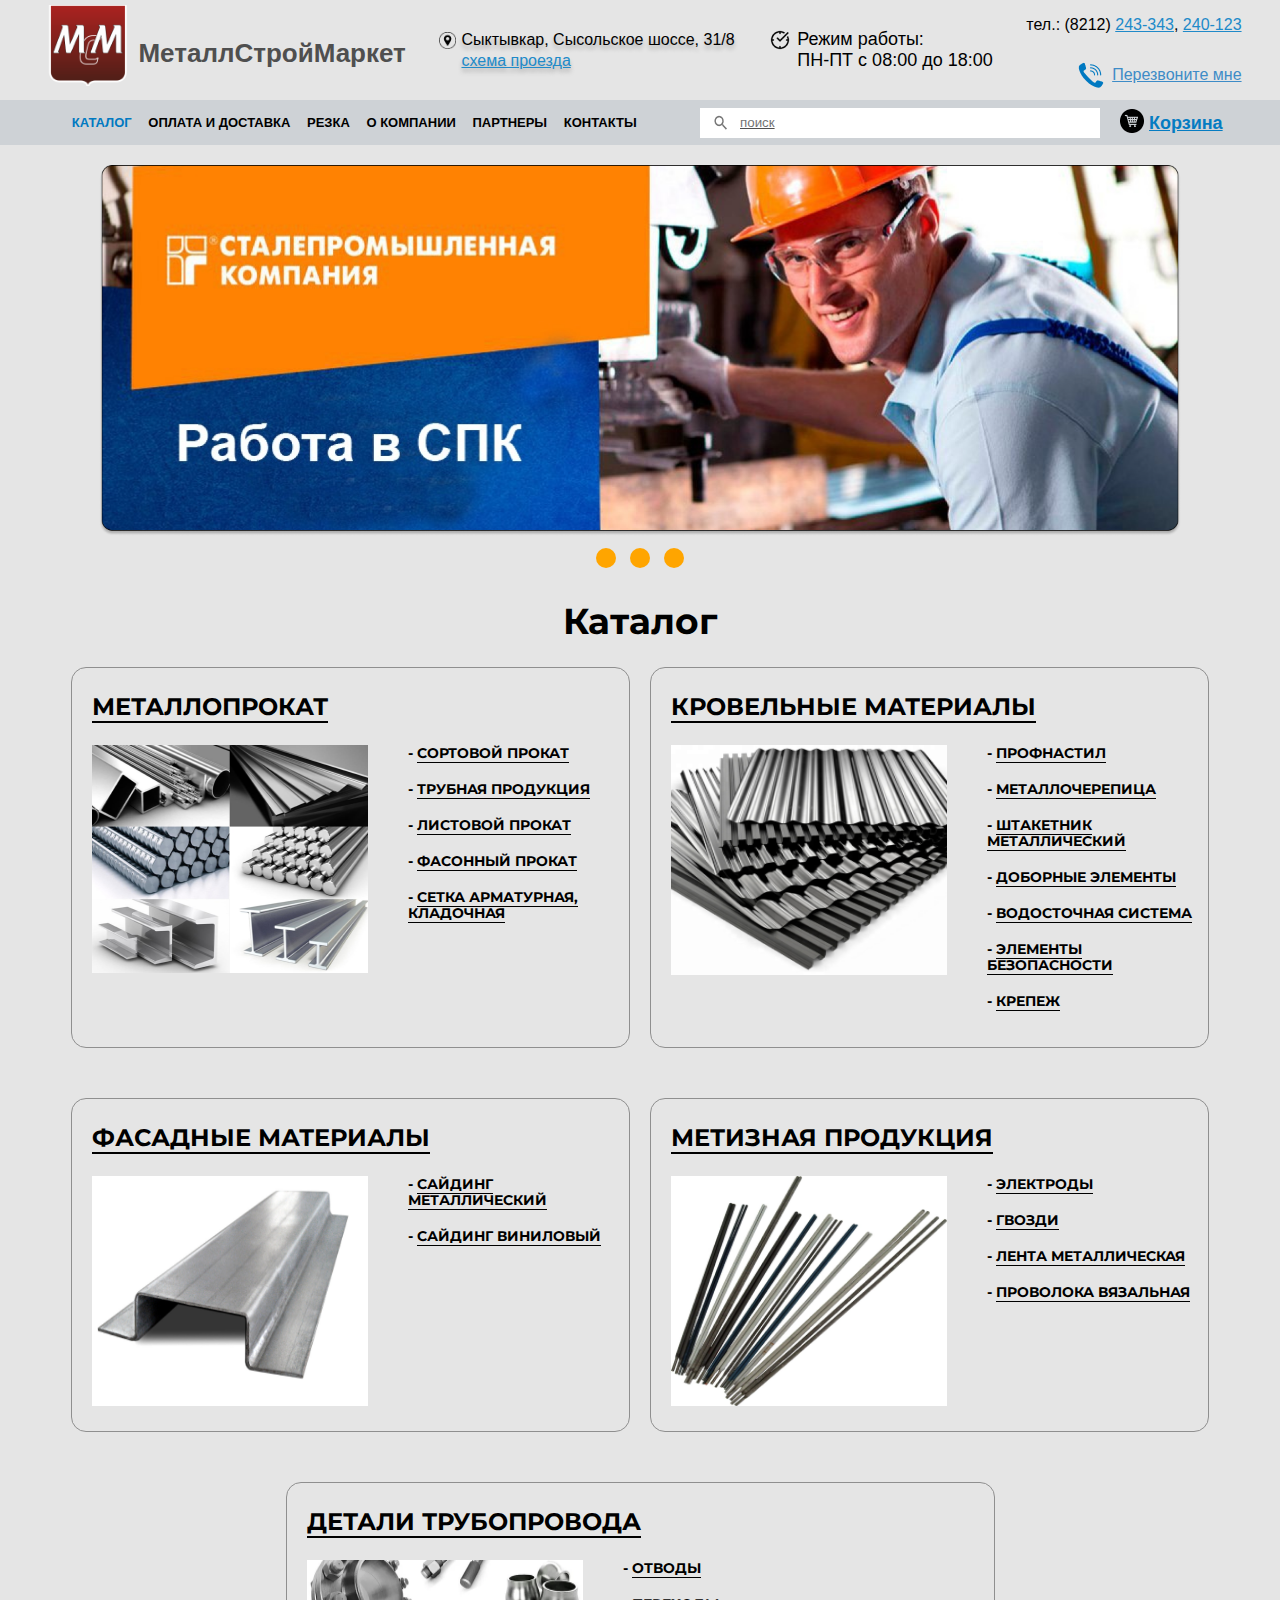
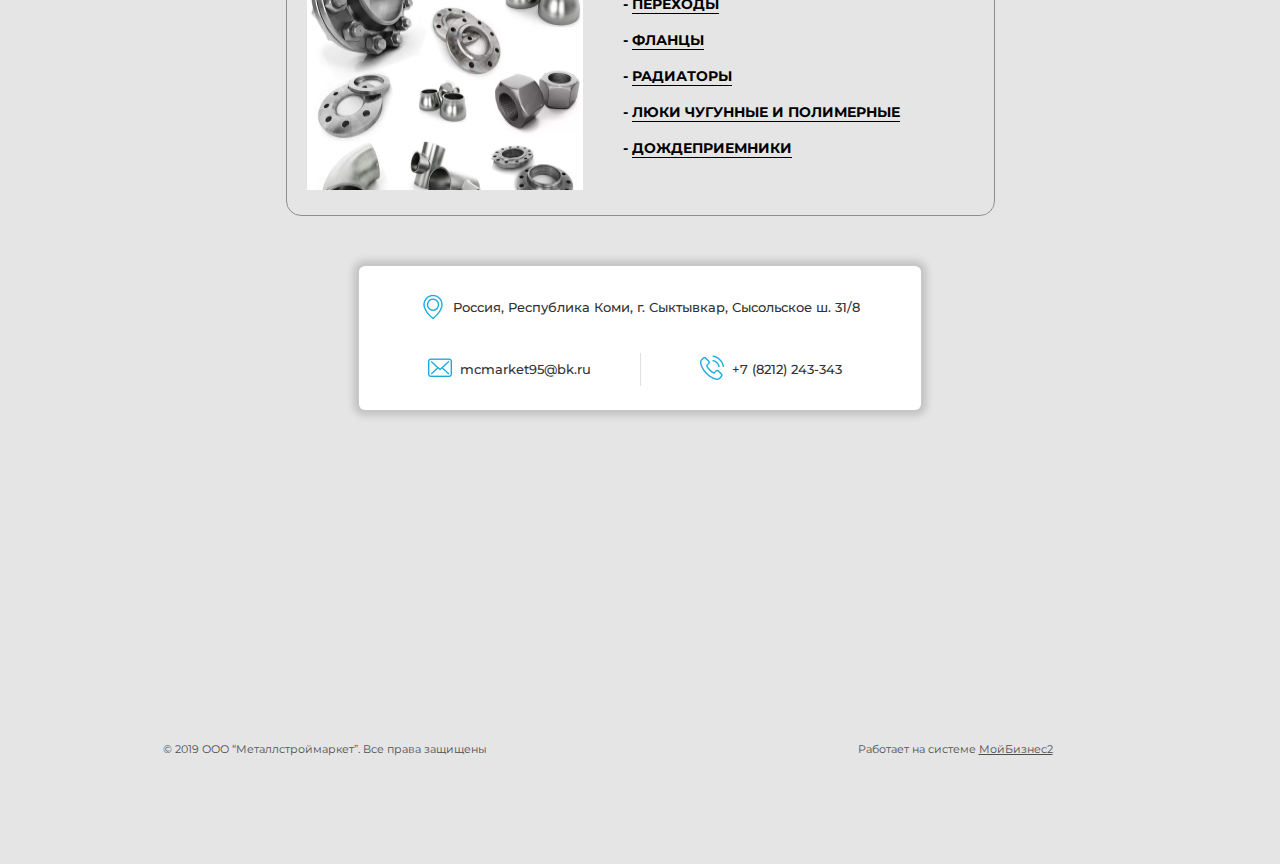
<file: html/index.html>
<!DOCTYPE html>
<html lang="ru">
  <head>
    <link rel="shortcut icon" href="../img/logo.png" type="image/png">
    <meta charset="UTF-8">
    <link rel="stylesheet" type="text/css" href="../css/main.css">
    <title>Металлобаза в Сыктывкаре | Продажа металлопроката оптом и в розницу от поставщика</title>
    <meta name="viewport" content="width=device-width">
  </head>

  <body>
    <a href="#" class="menu-btn"><span></span></a>
    <div class="menu-window">
      <div class="menu_container">
        <div class="menu_info">
          <div class="menu_info_1">
            <img src="../img/img1.png" alt="point_on_map">
            <span>Сыктывкар, Сысольское шоссе, 31/8 <br><a href="#">схема проезда</a></span>
          </div>
          <div class="menu_info_line"></div>
          <div class="menu_info_2">
            <img src="../img/img2.png" alt="clock">
            <span>Режим работы:<br>ПН-ПТ с 08:00 до 18:00</span>
          </div>
          <div class="menu_info_line"></div>
          <div class="menu_info_3">
            <div class="menu_info_3_1">
              тел.: (8212) <span><a href="tel:+7 (8212) 243-343">243-343</a>, <a href="tel:+7 (8212) 240-123"> 240-123</a></span>
            </div>
            <div class="menu_info_3_2">
              <div class="menu_info_3_2_content">
                <img src="../img/img3.png" alt="tel">
                <a href="#">Перезвоните мне</a>
              </div>
            </div>
          </div>
        </div>
        <ul class="menu">
          <div class="menu_line"></div>
          <a href="#"><li>Каталог</li></a>
          <div class="menu_line"></div>
          <a href="#"><li>Оплата и доставка</li></a>
          <div class="menu_line"></div>
          <a href="#"><li>Резка</li></a>
          <div class="menu_line"></div>
          <a href="#"><li>О компании</li></a>
          <div class="menu_line"></div>
          <a href="#"><li>Партнеры</li></a>
          <div class="menu_line"></div>
          <a href="contacts_page.html"><li>Контакты</li></a>
          <div class="menu_line"></div>
        </ul>
      </div>
    </div>

    <header>
      <div class="header1">
        <div class="container">
          <div class="header1_inner1">
            <a href="#"><img src="../img/logo.png" alt="logo"></a>
            <a href="#"><span>МеталлСтройМаркет</span></a>
          </div>
          <div class="header1_inner2">
            <img src="../img/img1.png" alt="point_on_map">
            <span>Сыктывкар, Сысольское шоссе, 31/8 <br><a href="#">схема проезда</a></span>
          </div>
          <div class="header1_inner3">
            <img src="../img/img2.png" alt="clock">
            <span>Режим работы:<br>ПН-ПТ с 08:00 до 18:00</span>
          </div>
          <div class="header1_inner4">
            <div class="header1_inner4_1">
              <p>тел.: (8212) <span><a href="tel:+7 (8212) 243-343">243-343</a>, <a href="tel:+7 (8212) 240-123">240-123</a></span></p>
            </div>
            <div class="header1_inner4_2">
              <div class="header1_inner4_2_content">
                <img src="../img/img3.png" alt="tel">
                <a href="#">Перезвоните мне</a>
              </div>
            </div>
          </div>
        </div>
      </div>
      <div class="header2">
        <div class="container">
          <div class="header2_1">
            <div class="header2_1_content">
              <nav>
                <ul>
                  <a href="#" class="menu_cur"><li>Каталог</li></a>
                  <a href="#" class="menu_other"><li>Оплата и доставка</li></a>
                  <a href="#" class="menu_other"><li>Резка</li></a>
                  <a href="#" class="menu_other"><li>О компании</li></a>
                  <a href="#" class="menu_other"><li>Партнеры</li></a>
                  <a href="contacts.html" class="menu_other"><li>Контакты</li></a>
                </ul>
              </nav>
            </div>
          </div>
          <div class="header2_2">
            <div class="header2_2_content">
              <form action="/">
                <input id="header_input" type="search" name="search" placeholder="поиск">
              </form>
              <div class="header2_2_content_basket">
                <a href="#"><img src="../img/img4.png" alt="Корзина"></a>
                <span><a href="#">Корзина</a></span>
              </div>
            </div>
          </div>
        </div>
      </div>
    </header>

    <main>
      <div class="container">
        <div class="slider">
          <div class="slides">
            <input type="radio" name="r" id="r1" checked>
            <input type="radio" name="r" id="r2">
            <input type="radio" name="r" id="r3">

            <div class="slide begin"><a href="#"><img src="../img/img5.png" alt="img1"></a></div>
            <div class="slide"><a href="#"><img src="../img/img5.png" alt="img2"></a></div>
            <div class="slide"><a href="#"><img src="../img/img5.png" alt="img3"></a></div>
          </div>

          <div class="navig">
            <label for="r1" class="bar"></label>
            <label for="r2" class="bar"></label>
            <label for="r3" class="bar"></label>
          </div>
        </div>

        <h1>Каталог</h1>
        <div class="main_inner">
          <div class="main_inner_row">
            <div class="main_inner_one">
              <div class="main_inner_one_content">
                <h3><a class="underlined_bold" href="catalog_1.html">Металлопрокат</a></h3>
                <div class="main_inner_one_content_data">
                  <a href="catalog_1.html"><img width="276px" height="228px" src="../img/img8.png" alt="Металлопрокат"></a>
                  <ul>
                    <li><a class="underlined" href="catalog_1_1.html">Сортовой прокат</a></li>
                    <li><a class="underlined" href="#">Трубная продукция</a></li>
                    <li><a class="underlined" href="#">Листовой прокат</a></li>
                    <li><a class="underlined" href="#">Фасонный прокат</a></li>
                    <li><a class="underlined" href="#">Сетка арматурная, кладочная</a></li>
                  </ul>
                </div>
              </div>
            </div>
            <div class="main_inner_one">
              <div class="main_inner_one_content">
                <h3><a class="underlined_bold" href="#">Кровельные материалы</a></h3>
                <div class="main_inner_one_content_data">
                  <a href="#"><img width="276px" height="230px" src="../img/img9.png" alt="Кровельные матеиалы"></a>
                  <ul>
                    <li><a class="underlined" href="#">Профнастил</a></li>
                    <li><a class="underlined" href="#">Металлочерепица</a></li>
                    <li><a class="underlined" href="#">Штакетник металлический</a></li>
                    <li><a class="underlined" href="#">Доборные элементы</a></li>
                    <li><a class="underlined" href="#">Водосточная система</a></li>
                    <li><a class="underlined" href="#">Элементы безопасности</a></li>
                    <li><a class="underlined" href="#">Крепеж</a></li>
                  </ul>
                </div>
              </div>
            </div>
          </div>
          <div class="main_inner_row">
            <div class="main_inner_one">
              <div class="main_inner_one_content">
                <h3><a class="underlined_bold" href="#">Фасадные материалы</a></h3>
                <div class="main_inner_one_content_data">
                  <a href="#"><img width="276px" height="230px" src="../img/img10.png" alt="Фасадные материалы"></a>
                  <ul>
                    <li><a class="underlined" href="#">Сайдинг металлический</a></li>
                    <li><a class="underlined" href="#">Сайдинг виниловый</a></li>
                  </ul>
                </div>
              </div>
            </div>
            <div class="main_inner_one">
              <div class="main_inner_one_content">
                <h3><a class="underlined_bold" href="#">Метизная продукция</a></h3>
                <div class="main_inner_one_content_data">
                  <a href="#"><img width="276px" height="230px" src="../img/img11.png" alt="Метизная продукция"></a>
                  <ul>
                    <li><a class="underlined" href="#">Электроды</a></li>
                    <li><a class="underlined" href="#">Гвозди</a></li>
                    <li><a class="underlined" href="#">Лента металлическая</a></li>
                    <li><a class="underlined" href="#">Проволока вязальная</a></li>
                  </ul>
                </div>
              </div>
            </div>
          </div>
          <div class="main_inner_row_last main_inner_row">
            <div class="main_inner_one">
              <div class="main_inner_one_content">
                <h3><a class="underlined_bold" href="#">Детали трубопровода</a></h3>
                <div class="main_inner_one_content_data">
                <a href="#"><img width="276px" height="230px" src="../img/img12.png" alt="Детали трубопровода"></a>
                  <ul>
                    <li><a class="underlined" href="#">Отводы</a></li>
                    <li><a class="underlined" href="#">Переходы</a></li>
                    <li><a class="underlined" href="#">Фланцы</a></li>
                    <li><a class="underlined" href="#">Радиаторы</a></li>
                    <li><a class="underlined" href="#">Люки чугунные и полимерные</a></li>
                    <li><a class="underlined" href="#">Дождеприемники</a></li>
                  </ul>
                </div>
              </div>
            </div>
          </div>
        </div>
      </div>
    </main>
    
    <footer>
      <div class="contacts_box">
        <div class="contacts_content">
          <div class="contacts_content1">
            <img src="../img/img14.png">
            <span>Россия, Республика Коми, г. Сыктывкар, Сысольское ш. 31/8</span>
          </div>
          <div class="contacts_content2">
            <div class="contacts_content2_1">
              <a href="mailto:mcmarket95@bk.ru"><img src="../img/img15.png"></a>
              <a href="mailto:mcmarket95@bk.ru"><span>mcmarket95@bk.ru</span></a>
            </div>
            <div class="vertical_line"></div>
            <div class="contacts_content2_2">
              <a href="tel: +7 (8212) 243-343"><img src="../img/img16.png"></a>
              <a href="tel: +7 (8212) 243-343"><span>+7 (8212) 243-343</span></a>
            </div>
          </div>
        </div>
      </div>
      <div class="footer_content">
        <iframe src="https://yandex.ru/map-widget/v1/?um=constructor%3Abca32f716c3ad942af7e79a761b3cf3df803cf111bdb5b59bddd04fd89477110&amp;source=constructor" width="100%" height="412" frameborder="0" id="real_map"></iframe>
        <div class="footer_content2">
          <div class="footer_content2_1">© 2019 ООО “Металлстроймаркет”. Все права защищены</div>
          <div class="footer_content2_2">Работает на системе <a href="#">МойБизнес2</a></div>
        </div>
      </div>
    </footer>

    <script src="../js/script.js" defer></script>
  </body>
</html>
</file>
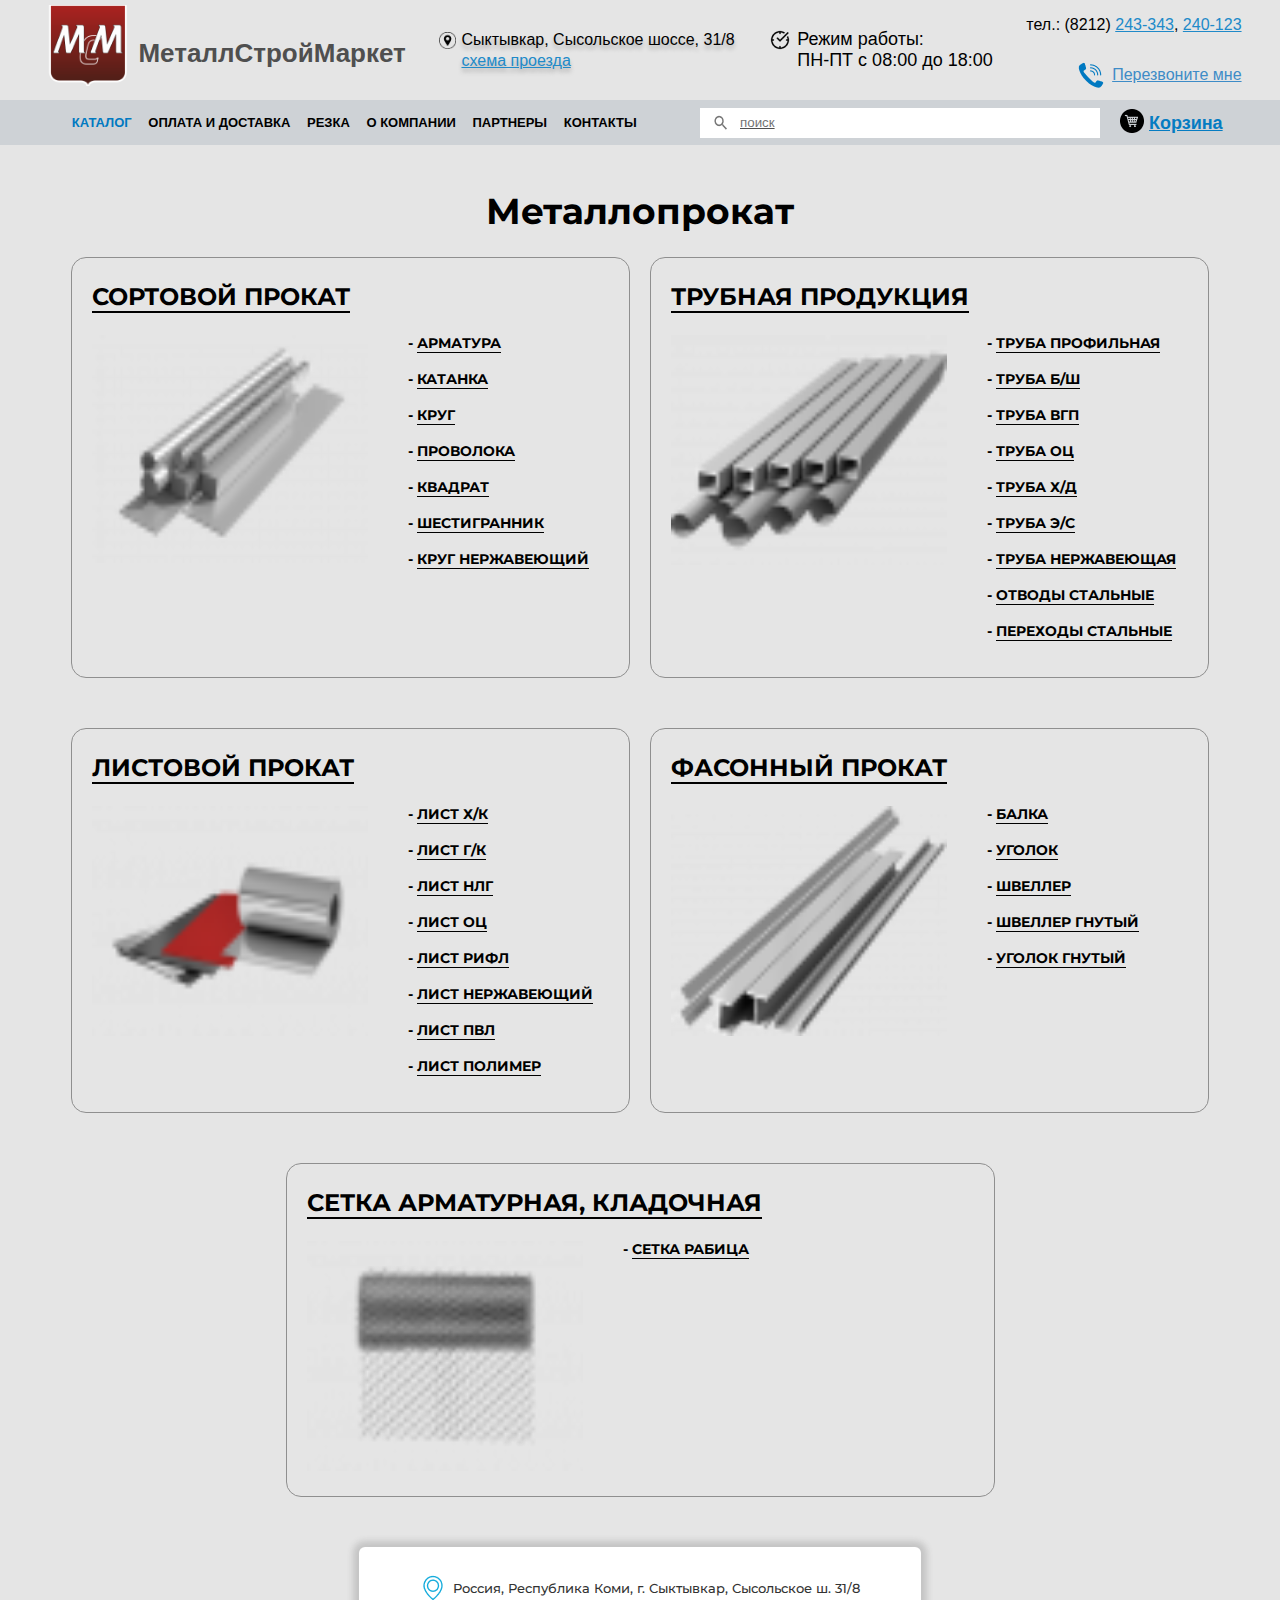
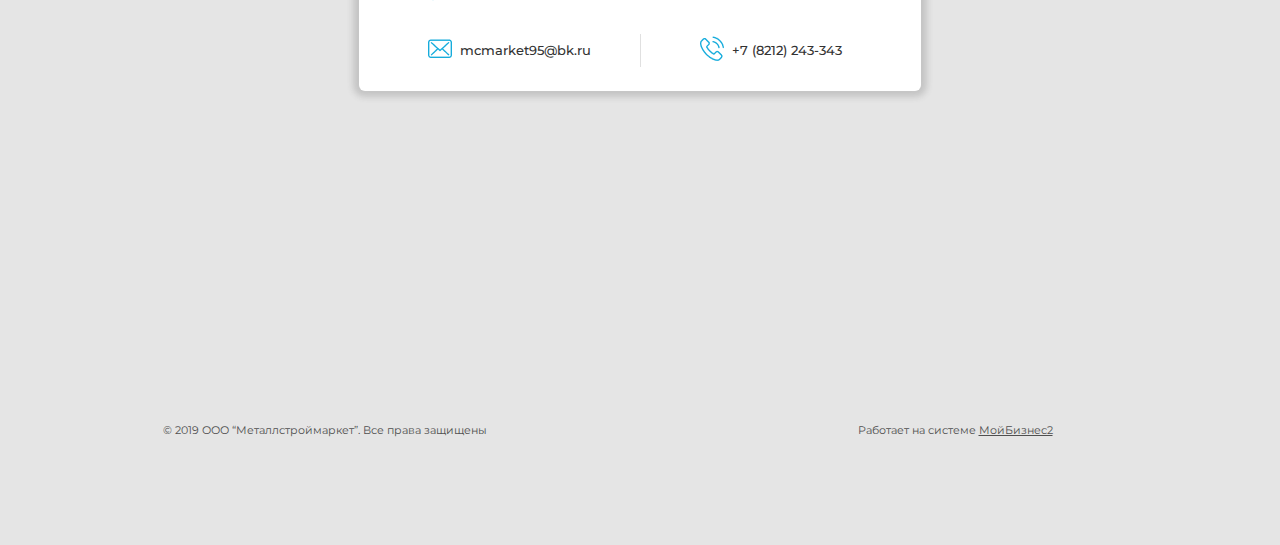
<file: html/catalog_1.html>
<!DOCTYPE html>
<html lang="ru">
  <head>
    <link rel="shortcut icon" href="../img/logo.png" type="image/png">
    <meta charset="UTF-8">
    <link rel="stylesheet" type="text/css" href="../css/main.css">
    <title>Металлопрокат в Сыктывкаре</title>
    <meta name="viewport" content="width=device-width">
  </head>

  <body>
    <a href="#" class="menu-btn"><span></span></a>
    <div class="menu-window">
      <div class="menu_container">
        <div class="menu_info">
          <div class="menu_info_1">
            <img src="../img/img1.png" alt="point_on_map">
            <span>Сыктывкар, Сысольское шоссе, 31/8 <br><a href="#">схема проезда</a></span>
          </div>
          <div class="menu_info_line"></div>
          <div class="menu_info_2">
            <img src="../img/img2.png" alt="clock">
            <span>Режим работы:<br>ПН-ПТ с 08:00 до 18:00</span>
          </div>
          <div class="menu_info_line"></div>
          <div class="menu_info_3">
            <div class="menu_info_3_1">
              тел.: (8212) <span><a href="tel:+7 (8212) 243-343">243-343</a>, <a href="tel:+7 (8212) 240-123"> 240-123</a></span>
            </div>
            <div class="menu_info_3_2">
              <div class="menu_info_3_2_content">
                <img src="../img/img3.png" alt="tel">
                <a href="#">Перезвоните мне</a>
              </div>
            </div>
          </div>
        </div>
        <ul class="menu">
          <div class="menu_line"></div>
          <a href="#"><li>Каталог</li></a>
          <div class="menu_line"></div>
          <a href="#"><li>Оплата и доставка</li></a>
          <div class="menu_line"></div>
          <a href="#"><li>Резка</li></a>
          <div class="menu_line"></div>
          <a href="#"><li>О компании</li></a>
          <div class="menu_line"></div>
          <a href="#"><li>Партнеры</li></a>
          <div class="menu_line"></div>
          <a href="contacts_page.html"><li>Контакты</li></a>
          <div class="menu_line"></div>
        </ul>
      </div>
    </div>

    <header>
      <div class="header1">
        <div class="container">
          <div class="header1_inner1">
            <a href="index.html"><img src="../img/logo.png" alt="logo"></a>
            <a href="index.html"><span>МеталлСтройМаркет</span></a>
          </div>
          <div class="header1_inner2">
            <img src="../img/img1.png" alt="point_on_map">
            <span>Сыктывкар, Сысольское шоссе, 31/8 <br><a href="#">схема проезда</a></span>
          </div>
          <div class="header1_inner3">
            <img src="../img/img2.png" alt="clock">
            <span>Режим работы:<br>ПН-ПТ с 08:00 до 18:00</span>
          </div>
          <div class="header1_inner4">
            <div class="header1_inner4_1">
              <p>тел.: (8212) <span><a href="tel:+7 (8212) 243-343">243-343</a>, <a href="tel:+7 (8212) 240-123">240-123</a></span></p>
            </div>
            <div class="header1_inner4_2">
              <div class="header1_inner4_2_content">
                <img src="../img/img3.png" alt="tel">
                <a href="#">Перезвоните мне</a>
              </div>
            </div>
          </div>
        </div>
      </div>
      <div class="header2">
        <div class="container">
          <div class="header2_1">
            <div class="header2_1_content">
              <nav>
                <ul>
                  <a href="index.html" class="menu_cur"><li>Каталог</li></a>
                  <a href="#" class="menu_other"><li>Оплата и доставка</li></a>
                  <a href="#" class="menu_other"><li>Резка</li></a>
                  <a href="#" class="menu_other"><li>О компании</li></a>
                  <a href="#" class="menu_other"><li>Партнеры</li></a>
                  <a href="contacts.html" class="menu_other"><li>Контакты</li></a>
                </ul>
              </nav>
            </div>
          </div>
          <div class="header2_2">
            <div class="header2_2_content">
              <form action="/">
                <input id="header_input" type="search" name="search" placeholder="поиск">
              </form>
              <div class="header2_2_content_basket">
                <a href="#"><img src="../img/img4.png" alt="Корзина"></a>
                <span><a href="#">Корзина</a></span>
              </div>
            </div>
          </div>
        </div>
      </div>
    </header>

    <main>
      <div class="container">
        <h1>Металлопрокат</h1>
        <div class="main_inner">
          <div class="main_inner_row">
            <div class="main_inner_one">
              <div class="main_inner_one_content">
                <h3><a class="underlined_bold" href="catalog_1_1.html">Сортовой прокат</a></h3>
                <div class="main_inner_one_content_data">
                  <a href="catalog_1_1.html"><img width="276px" height="228px" src="../img/sort_prokat.png" alt="Сортовой прокат"></a>
                  <ul>
                    <li><a class="underlined" href="catalog_1_1_1.html">Арматура</a></li>
                    <li><a class="underlined" href="#">Катанка</a></li>
                    <li><a class="underlined" href="#">Круг</a></li>
                    <li><a class="underlined" href="#">Проволока</a></li>
                    <li><a class="underlined" href="#">Квадрат</a></li>
                    <li><a class="underlined" href="#">Шестигранник</a></li>
                    <li><a class="underlined" href="#">Круг нержавеющий</a></li>
                  </ul>
                </div>
              </div>
            </div>
            <div class="main_inner_one">
              <div class="main_inner_one_content">
                <h3><a class="underlined_bold" href="#">Трубная продукция</a></h3>
                <div class="main_inner_one_content_data">
                  <a href="#"><img width="276px" height="230px" src="../img/trub_prod.png" alt="Кровельные матеиалы"></a>
                  <ul>
                    <li><a class="underlined" href="#">Труба профильная</a></li>
                    <li><a class="underlined" href="#">Труба Б/Ш</a></li>
                    <li><a class="underlined" href="#">Труба ВГП</a></li>
                    <li><a class="underlined" href="#">Труба ОЦ</a></li>
                    <li><a class="underlined" href="#">Труба Х/Д</a></li>
                    <li><a class="underlined" href="#">Труба Э/С</a></li>
                    <li><a class="underlined" href="#">Труба нержавеющая</a></li>
                    <li><a class="underlined" href="#">Отводы стальные</a></li>
                    <li><a class="underlined" href="#">Переходы стальные</a></li>
                  </ul>
                </div>
              </div>
            </div>
          </div>
          <div class="main_inner_row">
            <div class="main_inner_one">
              <div class="main_inner_one_content">
                <h3><a class="underlined_bold" href="#">Листовой прокат</a></h3>
                <div class="main_inner_one_content_data">
                  <a href="#"><img width="276px" height="230px" src="../img/list_prokat.png" alt="Фасадные материалы"></a>
                  <ul>
                    <li><a class="underlined" href="#">Лист Х/К</a></li>
                    <li><a class="underlined" href="#">Лист Г/К</a></li>
                    <li><a class="underlined" href="#">Лист НЛГ</a></li>
                    <li><a class="underlined" href="#">Лист ОЦ</a></li>
                    <li><a class="underlined" href="#">Лист рифл</a></li>
                    <li><a class="underlined" href="#">Лист нержавеющий</a></li>
                    <li><a class="underlined" href="#">Лист ПВЛ</a></li>
                    <li><a class="underlined" href="#">Лист полимер</a></li>
                  </ul>
                </div>
              </div>
            </div>
            <div class="main_inner_one">
              <div class="main_inner_one_content">
                <h3><a class="underlined_bold" href="#">Фасонный прокат</a></h3>
                <div class="main_inner_one_content_data">
                  <a href="#"><img width="276px" height="230px" src="../img/fas_prokat.png" alt="Метизная продукция"></a>
                  <ul>
                    <li><a class="underlined" href="#">Балка</a></li>
                    <li><a class="underlined" href="#">Уголок</a></li>
                    <li><a class="underlined" href="#">Швеллер</a></li>
                    <li><a class="underlined" href="#">Швеллер гнутый</a></li>
                    <li><a class="underlined" href="#">Уголок гнутый</a></li>
                  </ul>
                </div>
              </div>
            </div>
          </div>
          <div class="main_inner_row_last main_inner_row">
            <div class="main_inner_one">
              <div class="main_inner_one_content">
                <h3><a class="underlined_bold" href="#">Сетка арматурная, кладочная</a></h3>
                <div class="main_inner_one_content_data">
                <a href="#"><img width="276px" height="230px" src="../img/setka.png" alt="Детали трубопровода"></a>
                  <ul>
                    <li><a class="underlined" href="#">Сетка рабица</a></li>
                  </ul>
                </div>
              </div>
            </div>
          </div>
        </div>
      </div>
    </main>
    
    <footer>
      <div class="contacts_box">
        <div class="contacts_content">
          <div class="contacts_content1">
            <img src="../img/img14.png">
            <span>Россия, Республика Коми, г. Сыктывкар, Сысольское ш. 31/8</span>
          </div>
          <div class="contacts_content2">
            <div class="contacts_content2_1">
              <a href="mailto:mcmarket95@bk.ru"><img src="../img/img15.png"></a>
              <a href="mailto:mcmarket95@bk.ru"><span>mcmarket95@bk.ru</span></a>
            </div>
            <div class="vertical_line"></div>
            <div class="contacts_content2_2">
              <a href="tel: +7 (8212) 243-343"><img src="../img/img16.png"></a>
              <a href="tel: +7 (8212) 243-343"><span>+7 (8212) 243-343</span></a>
            </div>
          </div>
        </div>
      </div>
      <div class="footer_content">
        <iframe src="https://yandex.ru/map-widget/v1/?um=constructor%3Abca32f716c3ad942af7e79a761b3cf3df803cf111bdb5b59bddd04fd89477110&amp;source=constructor" width="100%" height="412" frameborder="0" id="real_map"></iframe>
        <div class="footer_content2">
          <div class="footer_content2_1">© 2019 ООО “Металлстроймаркет”. Все права защищены</div>
          <div class="footer_content2_2">Работает на системе <a href="#">МойБизнес2</a></div>
        </div>
      </div>
    </footer>

    <script src="../js/script.js" defer></script>
  </body>
</html>
</file>
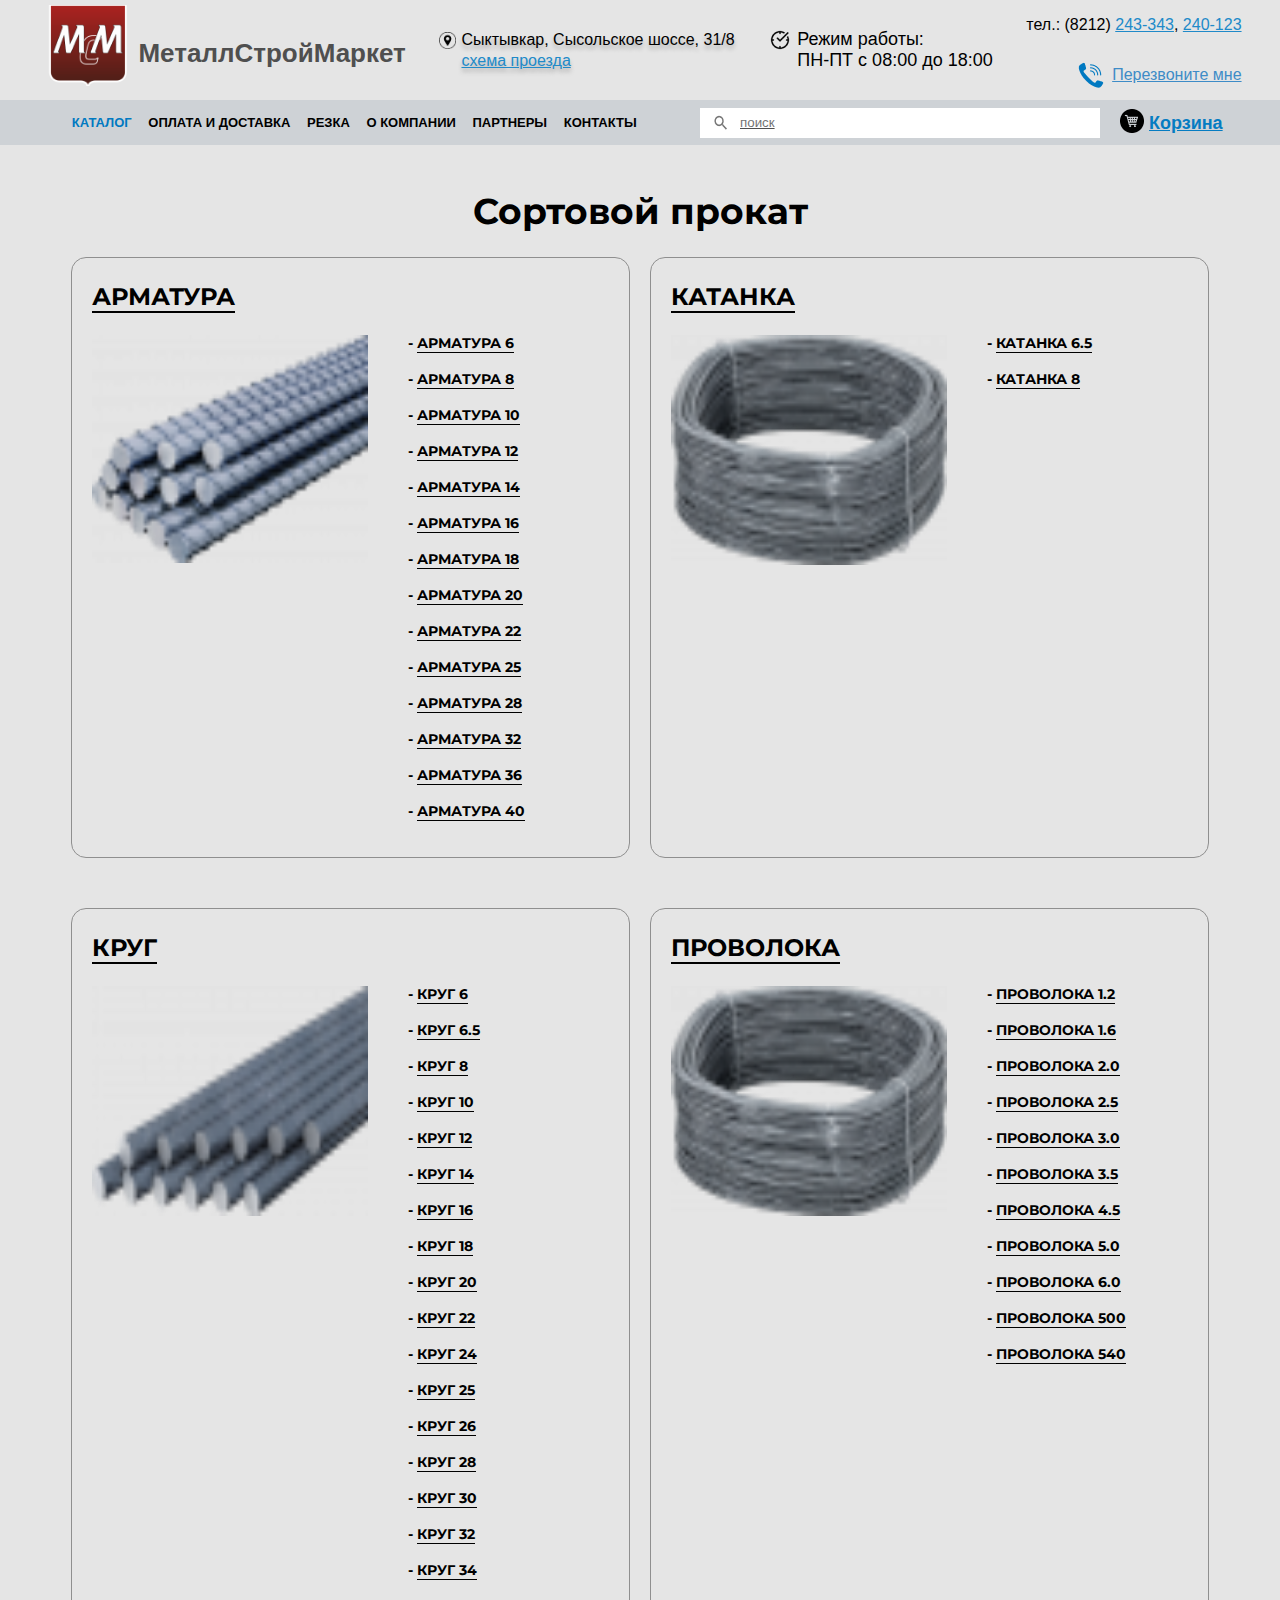
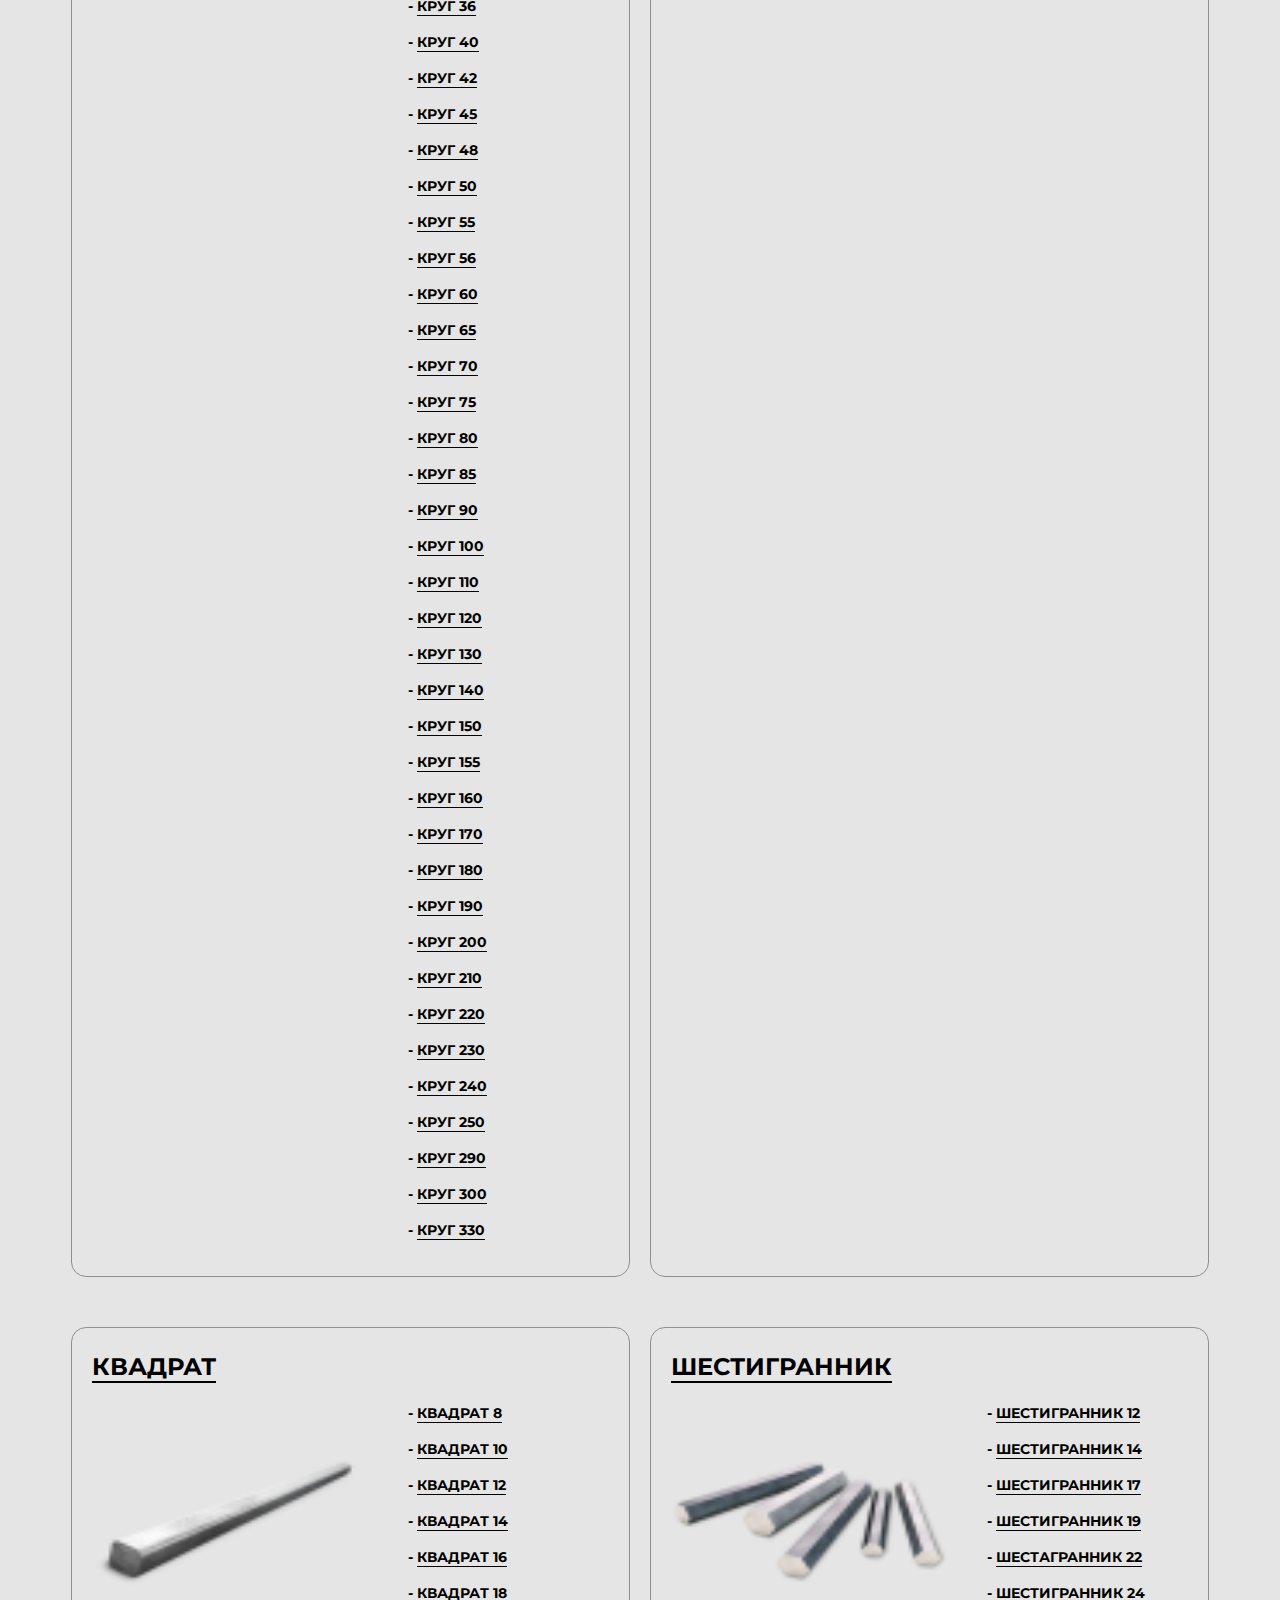
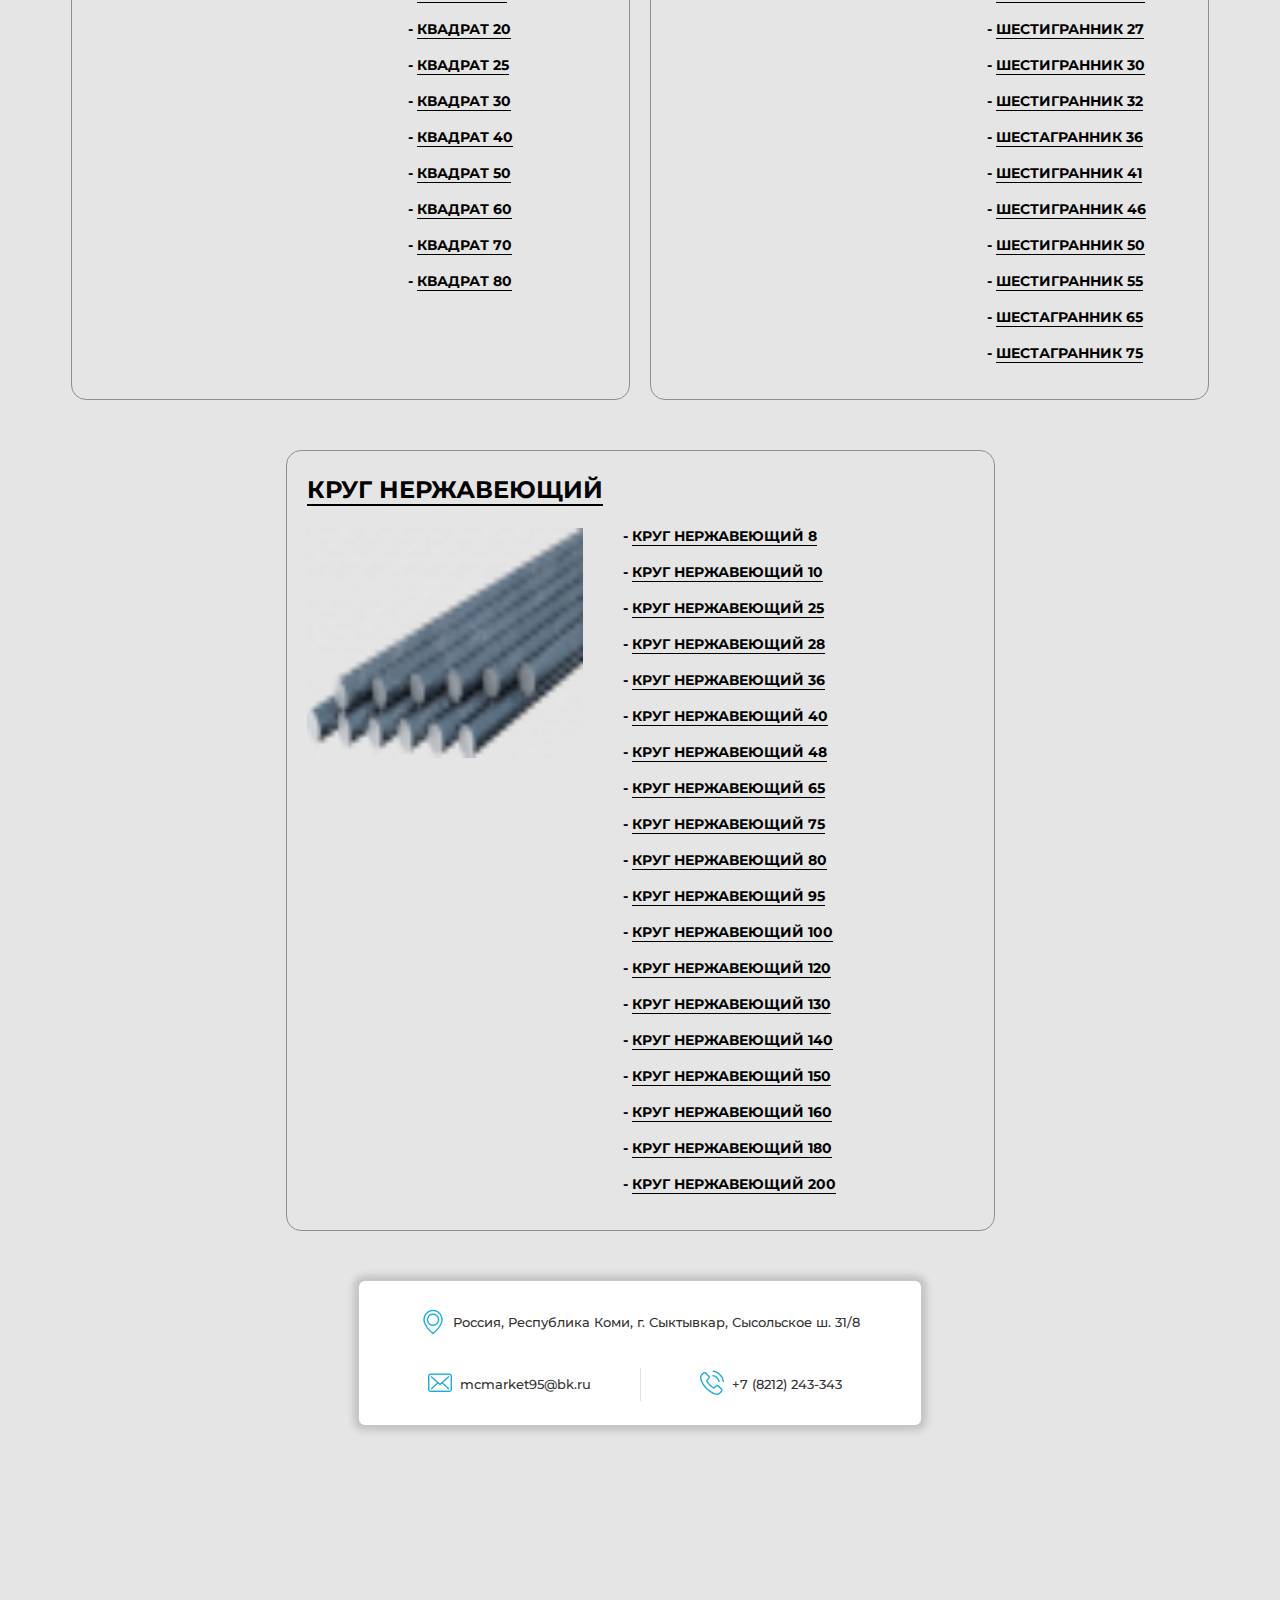
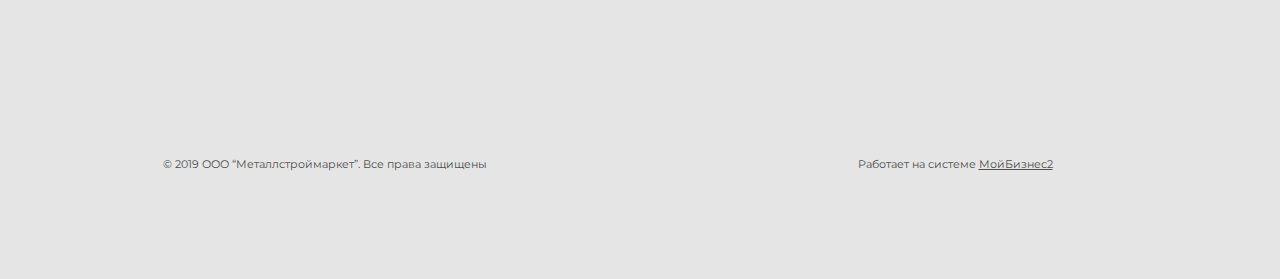
<file: html/catalog_1_1.html>
<!DOCTYPE html>
<html lang="ru">
  <head>
    <link rel="shortcut icon" href="../img/logo.png" type="image/png">
    <meta charset="UTF-8">
    <link rel="stylesheet" type="text/css" href="../css/main.css">
    <title>Сортовой прокат в Сыктывкаре</title>
    <meta name="viewport" content="width=device-width">
  </head>

  <body>
    <a href="#" class="menu-btn"><span></span></a>
    <div class="menu-window">
      <div class="menu_container">
        <div class="menu_info">
          <div class="menu_info_1">
            <img src="../img/img1.png" alt="point_on_map">
            <span>Сыктывкар, Сысольское шоссе, 31/8 <br><a href="#">схема проезда</a></span>
          </div>
          <div class="menu_info_line"></div>
          <div class="menu_info_2">
            <img src="../img/img2.png" alt="clock">
            <span>Режим работы:<br>ПН-ПТ с 08:00 до 18:00</span>
          </div>
          <div class="menu_info_line"></div>
          <div class="menu_info_3">
            <div class="menu_info_3_1">
              тел.: (8212) <span><a href="tel:+7 (8212) 243-343">243-343</a>, <a href="tel:+7 (8212) 240-123"> 240-123</a></span>
            </div>
            <div class="menu_info_3_2">
              <div class="menu_info_3_2_content">
                <img src="../img/img3.png" alt="tel">
                <a href="#">Перезвоните мне</a>
              </div>
            </div>
          </div>
        </div>
        <ul class="menu">
          <div class="menu_line"></div>
          <a href="#"><li>Каталог</li></a>
          <div class="menu_line"></div>
          <a href="#"><li>Оплата и доставка</li></a>
          <div class="menu_line"></div>
          <a href="#"><li>Резка</li></a>
          <div class="menu_line"></div>
          <a href="#"><li>О компании</li></a>
          <div class="menu_line"></div>
          <a href="#"><li>Партнеры</li></a>
          <div class="menu_line"></div>
          <a href="contacts_page.html"><li>Контакты</li></a>
          <div class="menu_line"></div>
        </ul>
      </div>
    </div>

    <header>
      <div class="header1">
        <div class="container">
          <div class="header1_inner1">
            <a href="index.html"><img src="../img/logo.png" alt="logo"></a>
            <a href="index.html"><span>МеталлСтройМаркет</span></a>
          </div>
          <div class="header1_inner2">
            <img src="../img/img1.png" alt="point_on_map">
            <span>Сыктывкар, Сысольское шоссе, 31/8 <br><a href="#">схема проезда</a></span>
          </div>
          <div class="header1_inner3">
            <img src="../img/img2.png" alt="clock">
            <span>Режим работы:<br>ПН-ПТ с 08:00 до 18:00</span>
          </div>
          <div class="header1_inner4">
            <div class="header1_inner4_1">
              <p>тел.: (8212) <span><a href="tel:+7 (8212) 243-343">243-343</a>, <a href="tel:+7 (8212) 240-123">240-123</a></span></p>
            </div>
            <div class="header1_inner4_2">
              <div class="header1_inner4_2_content">
                <img src="../img/img3.png" alt="tel">
                <a href="#">Перезвоните мне</a>
              </div>
            </div>
          </div>
        </div>
      </div>
      <div class="header2">
        <div class="container">
          <div class="header2_1">
            <div class="header2_1_content">
              <nav>
                <ul>
                  <a href="index.html" class="menu_cur"><li>Каталог</li></a>
                  <a href="#" class="menu_other"><li>Оплата и доставка</li></a>
                  <a href="#" class="menu_other"><li>Резка</li></a>
                  <a href="#" class="menu_other"><li>О компании</li></a>
                  <a href="#" class="menu_other"><li>Партнеры</li></a>
                  <a href="contacts.html" class="menu_other"><li>Контакты</li></a>
                </ul>
              </nav>
            </div>
          </div>
          <div class="header2_2">
            <div class="header2_2_content">
              <form action="/">
                <input id="header_input" type="search" name="search" placeholder="поиск">
              </form>
              <div class="header2_2_content_basket">
                <a href="#"><img src="../img/img4.png" alt="Корзина"></a>
                <span><a href="#">Корзина</a></span>
              </div>
            </div>
          </div>
        </div>
      </div>
    </header>

    <main>
      <div class="container">
        <h1>Сортовой прокат</h1>
        <div class="main_inner">
          <div class="main_inner_row">
            <div class="main_inner_one">
              <div class="main_inner_one_content">
                <h3><a class="underlined_bold" href="catalog_1_1_1.html">Арматура</a></h3>
                <div class="main_inner_one_content_data">
                  <a href="catalog_1_1_1.html"><img width="276px" height="228px" src="../img/armatura.png" alt="Сортовой прокат"></a>
                  <ul>
                    <li><a class="underlined" href="#">Арматура 6</a></li>
                    <li><a class="underlined" href="#">Арматура 8</a></li>
                    <li><a class="underlined" href="#">Арматура 10</a></li>
                    <li><a class="underlined" href="#">Арматура 12</a></li>
                    <li><a class="underlined" href="#">Арматура 14</a></li>
                    <li><a class="underlined" href="#">Арматура 16</a></li>
                    <li><a class="underlined" href="#">Арматура 18</a></li>
                    <li><a class="underlined" href="#">Арматура 20</a></li>
                    <li><a class="underlined" href="#">Арматура 22</a></li>
                    <li><a class="underlined" href="#">Арматура 25</a></li>
                    <li><a class="underlined" href="#">Арматура 28</a></li>
                    <li><a class="underlined" href="#">Арматура 32</a></li>
                    <li><a class="underlined" href="#">Арматура 36</a></li>
                    <li><a class="underlined" href="#">Арматура 40</a></li>
                  </ul>
                </div>
              </div>
            </div>
            <div class="main_inner_one">
              <div class="main_inner_one_content">
                <h3><a class="underlined_bold" href="#">Катанка</a></h3>
                <div class="main_inner_one_content_data">
                  <a href="#"><img width="276px" height="230px" src="../img/katanka.png" alt="Кровельные матеиалы"></a>
                  <ul>
                    <li><a class="underlined" href="#">Катанка 6.5</a></li>
                    <li><a class="underlined" href="#">Катанка 8</a></li>
                  </ul>
                </div>
              </div>
            </div>
          </div>
          <div class="main_inner_row">
            <div class="main_inner_one">
              <div class="main_inner_one_content">
                <h3><a class="underlined_bold" href="#">Круг</a></h3>
                <div class="main_inner_one_content_data">
                  <a href="#"><img width="276px" height="230px" src="../img/krug.png" alt="Фасадные материалы"></a>
                  <ul>
                    <li><a class="underlined" href="#">Круг 6</a></li>
                    <li><a class="underlined" href="#">Круг 6.5</a></li>
                    <li><a class="underlined" href="#">Круг 8</a></li>
                    <li><a class="underlined" href="#">Круг 10</a></li>
                    <li><a class="underlined" href="#">Круг 12</a></li>
                    <li><a class="underlined" href="#">Круг 14</a></li>
                    <li><a class="underlined" href="#">Круг 16</a></li>
                    <li><a class="underlined" href="#">Круг 18</a></li>
                    <li><a class="underlined" href="#">Круг 20</a></li>
                    <li><a class="underlined" href="#">Круг 22</a></li>
                    <li><a class="underlined" href="#">Круг 24</a></li>
                    <li><a class="underlined" href="#">Круг 25</a></li>
                    <li><a class="underlined" href="#">Круг 26</a></li>
                    <li><a class="underlined" href="#">Круг 28</a></li>
                    <li><a class="underlined" href="#">Круг 30</a></li>
                    <li><a class="underlined" href="#">Круг 32</a></li>
                    <li><a class="underlined" href="#">Круг 34</a></li>
                    <li><a class="underlined" href="#">Круг 36</a></li>
                    <li><a class="underlined" href="#">Круг 40</a></li>
                    <li><a class="underlined" href="#">Круг 42</a></li>
                    <li><a class="underlined" href="#">Круг 45</a></li>
                    <li><a class="underlined" href="#">Круг 48</a></li>
                    <li><a class="underlined" href="#">Круг 50</a></li>
                    <li><a class="underlined" href="#">Круг 55</a></li>
                    <li><a class="underlined" href="#">Круг 56</a></li>
                    <li><a class="underlined" href="#">Круг 60</a></li>
                    <li><a class="underlined" href="#">Круг 65</a></li>
                    <li><a class="underlined" href="#">Круг 70</a></li>
                    <li><a class="underlined" href="#">Круг 75</a></li>
                    <li><a class="underlined" href="#">Круг 80</a></li>
                    <li><a class="underlined" href="#">Круг 85</a></li>
                    <li><a class="underlined" href="#">Круг 90</a></li>
                    <li><a class="underlined" href="#">Круг 100</a></li>
                    <li><a class="underlined" href="#">Круг 110</a></li>
                    <li><a class="underlined" href="#">Круг 120</a></li>
                    <li><a class="underlined" href="#">Круг 130</a></li>
                    <li><a class="underlined" href="#">Круг 140</a></li>
                    <li><a class="underlined" href="#">Круг 150</a></li>
                    <li><a class="underlined" href="#">Круг 155</a></li>
                    <li><a class="underlined" href="#">Круг 160</a></li>
                    <li><a class="underlined" href="#">Круг 170</a></li>
                    <li><a class="underlined" href="#">Круг 180</a></li>
                    <li><a class="underlined" href="#">Круг 190</a></li>
                    <li><a class="underlined" href="#">Круг 200</a></li>
                    <li><a class="underlined" href="#">Круг 210</a></li>
                    <li><a class="underlined" href="#">Круг 220</a></li>
                    <li><a class="underlined" href="#">Круг 230</a></li>
                    <li><a class="underlined" href="#">Круг 240</a></li>
                    <li><a class="underlined" href="#">Круг 250</a></li>
                    <li><a class="underlined" href="#">Круг 290</a></li>
                    <li><a class="underlined" href="#">Круг 300</a></li>
                    <li><a class="underlined" href="#">Круг 330</a></li>
                  </ul>
                </div>
              </div>
            </div>
            <div class="main_inner_one">
              <div class="main_inner_one_content">
                <h3><a class="underlined_bold" href="#">Проволока</a></h3>
                <div class="main_inner_one_content_data">
                  <a href="#"><img width="276px" height="230px" src="../img/provoloka.png" alt="Метизная продукция"></a>
                  <ul>
                    <li><a class="underlined" href="#">Проволока 1.2</a></li>
                    <li><a class="underlined" href="#">Проволока 1.6</a></li>
                    <li><a class="underlined" href="#">Проволока 2.0</a></li>
                    <li><a class="underlined" href="#">Проволока 2.5</a></li>
                    <li><a class="underlined" href="#">Проволока 3.0</a></li>
                    <li><a class="underlined" href="#">Проволока 3.5</a></li>
                    <li><a class="underlined" href="#">Проволока 4.5</a></li>
                    <li><a class="underlined" href="#">Проволока 5.0</a></li>
                    <li><a class="underlined" href="#">Проволока 6.0</a></li>
                    <li><a class="underlined" href="#">Проволока 500</a></li>
                    <li><a class="underlined" href="#">Проволока 540</a></li>
                  </ul>
                </div>
              </div>
            </div>
          </div>
          <div class="main_inner_row">
            <div class="main_inner_one">
              <div class="main_inner_one_content">
                <h3><a class="underlined_bold" href="#">Квадрат</a></h3>
                <div class="main_inner_one_content_data">
                <a href="#"><img width="276px" height="230px" src="../img/kvadrat.png" alt="Детали трубопровода"></a>
                  <ul>
                    <li><a class="underlined" href="#">Квадрат 8</a></li>
                    <li><a class="underlined" href="#">Квадрат 10</a></li>
                    <li><a class="underlined" href="#">Квадрат 12</a></li>
                    <li><a class="underlined" href="#">Квадрат 14</a></li>
                    <li><a class="underlined" href="#">Квадрат 16</a></li>
                    <li><a class="underlined" href="#">Квадрат 18</a></li>
                    <li><a class="underlined" href="#">Квадрат 20</a></li>
                    <li><a class="underlined" href="#">Квадрат 25</a></li>
                    <li><a class="underlined" href="#">Квадрат 30</a></li>
                    <li><a class="underlined" href="#">Квадрат 40</a></li>
                    <li><a class="underlined" href="#">Квадрат 50</a></li>
                    <li><a class="underlined" href="#">Квадрат 60</a></li>
                    <li><a class="underlined" href="#">Квадрат 70</a></li>
                    <li><a class="underlined" href="#">Квадрат 80</a></li>
                  </ul>
                </div>
              </div>
            </div>
            <div class="main_inner_one">
              <div class="main_inner_one_content">
                <h3><a class="underlined_bold" href="#">Шестигранник</a></h3>
                <div class="main_inner_one_content_data">
                  <a href="#"><img width="276px" height="230px" src="../img/shestigrannik.png" alt="Кровельные матеиалы"></a>
                  <ul>
                    <li><a class="underlined" href="#">Шестигранник 12</a></li>
                    <li><a class="underlined" href="#">Шестигранник 14</a></li>
                    <li><a class="underlined" href="#">Шестигранник 17</a></li>
                    <li><a class="underlined" href="#">Шестигранник 19</a></li>
                    <li><a class="underlined" href="#">Шестагранник 22</a></li>
                    <li><a class="underlined" href="#">Шестигранник 24</a></li>
                    <li><a class="underlined" href="#">Шестигранник 27</a></li>
                    <li><a class="underlined" href="#">Шестигранник 30</a></li>
                    <li><a class="underlined" href="#">Шестигранник 32</a></li>
                    <li><a class="underlined" href="#">Шестагранник 36</a></li>
                    <li><a class="underlined" href="#">Шестигранник 41</a></li>
                    <li><a class="underlined" href="#">Шестигранник 46</a></li>
                    <li><a class="underlined" href="#">Шестигранник 50</a></li>
                    <li><a class="underlined" href="#">Шестигранник 55</a></li>
                    <li><a class="underlined" href="#">Шестагранник 65</a></li>
                    <li><a class="underlined" href="#">Шестагранник 75</a></li>
                  </ul>
                </div>
              </div>
            </div>
          </div>
          <div class="main_inner_row_last main_inner_row">
            <div class="main_inner_one">
              <div class="main_inner_one_content">
                <h3><a class="underlined_bold" href="#">Круг нержавеющий</a></h3>
                <div class="main_inner_one_content_data">
                <a href="#"><img width="276px" height="230px" src="../img/krug_nerjav.png" alt="Детали трубопровода"></a>
                  <ul>
                    <li><a class="underlined" href="#">Круг нержавеющий 8</a></li>
                    <li><a class="underlined" href="#">Круг нержавеющий 10</a></li>
                    <li><a class="underlined" href="#">Круг нержавеющий 25</a></li>
                    <li><a class="underlined" href="#">Круг нержавеющий 28</a></li>
                    <li><a class="underlined" href="#">Круг нержавеющий 36</a></li>
                    <li><a class="underlined" href="#">Круг нержавеющий 40</a></li>
                    <li><a class="underlined" href="#">Круг нержавеющий 48</a></li>
                    <li><a class="underlined" href="#">Круг нержавеющий 65</a></li>
                    <li><a class="underlined" href="#">Круг нержавеющий 75</a></li>
                    <li><a class="underlined" href="#">Круг нержавеющий 80</a></li>
                    <li><a class="underlined" href="#">Круг нержавеющий 95</a></li>
                    <li><a class="underlined" href="#">Круг нержавеющий 100</a></li>
                    <li><a class="underlined" href="#">Круг нержавеющий 120</a></li>
                    <li><a class="underlined" href="#">Круг нержавеющий 130</a></li>
                    <li><a class="underlined" href="#">Круг нержавеющий 140</a></li>
                    <li><a class="underlined" href="#">Круг нержавеющий 150</a></li>
                    <li><a class="underlined" href="#">Круг нержавеющий 160</a></li>
                    <li><a class="underlined" href="#">Круг нержавеющий 180</a></li>
                    <li><a class="underlined" href="#">Круг нержавеющий 200</a></li>
                  </ul>
                </div>
              </div>
            </div>
          </div>
        </div>
      </div>
    </main>
    
    <footer>
      <div class="contacts_box">
        <div class="contacts_content">
          <div class="contacts_content1">
            <img src="../img/img14.png">
            <span>Россия, Республика Коми, г. Сыктывкар, Сысольское ш. 31/8</span>
          </div>
          <div class="contacts_content2">
            <div class="contacts_content2_1">
              <a href="mailto:mcmarket95@bk.ru"><img src="../img/img15.png"></a>
              <a href="mailto:mcmarket95@bk.ru"><span>mcmarket95@bk.ru</span></a>
            </div>
            <div class="vertical_line"></div>
            <div class="contacts_content2_2">
              <a href="tel: +7 (8212) 243-343"><img src="../img/img16.png"></a>
              <a href="tel: +7 (8212) 243-343"><span>+7 (8212) 243-343</span></a>
            </div>
          </div>
        </div>
      </div>
      <div class="footer_content">
        <iframe src="https://yandex.ru/map-widget/v1/?um=constructor%3Abca32f716c3ad942af7e79a761b3cf3df803cf111bdb5b59bddd04fd89477110&amp;source=constructor" width="100%" height="412" frameborder="0" id="real_map"></iframe>
        <div class="footer_content2">
          <div class="footer_content2_1">© 2019 ООО “Металлстроймаркет”. Все права защищены</div>
          <div class="footer_content2_2">Работает на системе <a href="#">МойБизнес2</a></div>
        </div>
      </div>
    </footer>

    <script src="../js/script.js" defer></script>
  </body>
</html>
</file>
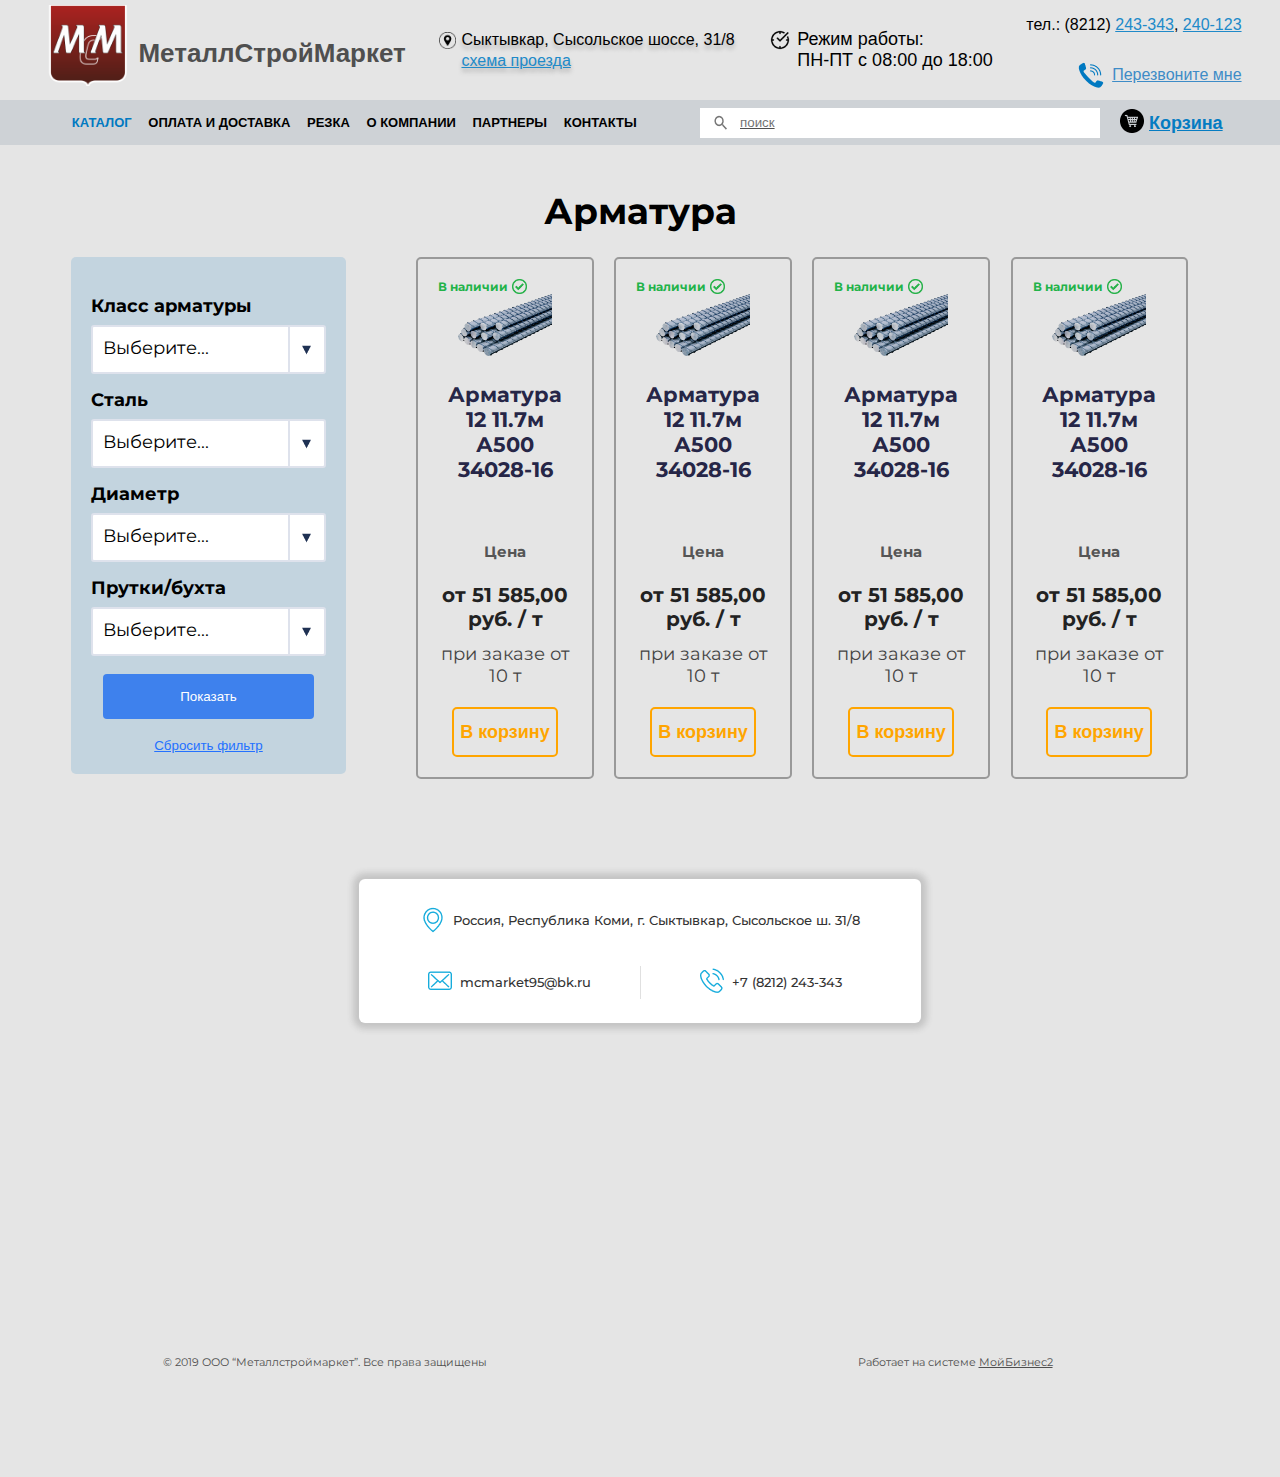
<file: html/catalog_1_1_1.html>
<!DOCTYPE html>
<html lang="ru">
  <head>
    <link rel="shortcut icon" href="../img/logo.png" type="image/png">
    <meta charset="UTF-8">
    <link rel="stylesheet" type="text/css" href="../css/main.css">
    <title>Арматура в Сыктывкаре | Продажа металлопроката оптом и в розницу от поставщика</title>
    <meta name="viewport" content="width=device-width">
  </head>

  <body>
    <a href="#" class="menu-btn"><span></span></a>
    <div class="menu-window">
      <div class="menu_container">
        <div class="menu_info">
          <div class="menu_info_1">
            <img src="../img/img1.png" alt="point_on_map">
            <span>Сыктывкар, Сысольское шоссе, 31/8 <br><a href="#">схема проезда</a></span>
          </div>
          <div class="menu_info_line"></div>
          <div class="menu_info_2">
            <img src="../img/img2.png" alt="clock">
            <span>Режим работы:<br>ПН-ПТ с 08:00 до 18:00</span>
          </div>
          <div class="menu_info_line"></div>
          <div class="menu_info_3">
            <div class="menu_info_3_1">
              тел.: (8212) <span><a href="tel:+7 (8212) 243-343">243-343</a>, <a href="tel:+7 (8212) 240-123"> 240-123</a></span>
            </div>
            <div class="menu_info_3_2">
              <div class="menu_info_3_2_content">
                <img src="../img/img3.png" alt="tel">
                <a href="#">Перезвоните мне</a>
              </div>
            </div>
          </div>
        </div>
        <ul class="menu">
          <div class="menu_line"></div>
          <a href="#"><li>Каталог</li></a>
          <div class="menu_line"></div>
          <a href="#"><li>Оплата и доставка</li></a>
          <div class="menu_line"></div>
          <a href="#"><li>Резка</li></a>
          <div class="menu_line"></div>
          <a href="#"><li>О компании</li></a>
          <div class="menu_line"></div>
          <a href="#"><li>Партнеры</li></a>
          <div class="menu_line"></div>
          <a href="contacts_page.html"><li>Контакты</li></a>
          <div class="menu_line"></div>
        </ul>
      </div>
    </div>

    <header>
      <div class="header1">
        <div class="container">
          <div class="header1_inner1">
            <a href="index.html"><img src="../img/logo.png" alt="logo"></a>
            <a href="index.html"><span>МеталлСтройМаркет</span></a>
          </div>
          <div class="header1_inner2">
            <img src="../img/img1.png" alt="point_on_map">
            <span>Сыктывкар, Сысольское шоссе, 31/8 <br><a href="#">схема проезда</a></span>
          </div>
          <div class="header1_inner3">
            <img src="../img/img2.png" alt="clock">
            <span>Режим работы:<br>ПН-ПТ с 08:00 до 18:00</span>
          </div>
          <div class="header1_inner4">
            <div class="header1_inner4_1">
              <p>тел.: (8212) <span><a href="tel:+7 (8212) 243-343">243-343</a>, <a href="tel:+7 (8212) 240-123">240-123</a></span></p>
            </div>
            <div class="header1_inner4_2">
              <div class="header1_inner4_2_content">
                <img src="../img/img3.png" alt="tel">
                <a href="#">Перезвоните мне</a>
              </div>
            </div>
          </div>
        </div>
      </div>
      <div class="header2">
        <div class="container">
          <div class="header2_1">
            <div class="header2_1_content">
              <nav>
                <ul>
                  <a href="#" class="menu_cur"><li>Каталог</li></a>
                  <a href="#" class="menu_other"><li>Оплата и доставка</li></a>
                  <a href="#" class="menu_other"><li>Резка</li></a>
                  <a href="#" class="menu_other"><li>О компании</li></a>
                  <a href="#" class="menu_other"><li>Партнеры</li></a>
                  <a href="contacts.html" class="menu_other"><li>Контакты</li></a>
                </ul>
              </nav>
            </div>
          </div>
          <div class="header2_2">
            <div class="header2_2_content">
              <form action="/">
                <input id="header_input" type="search" name="search" placeholder="поиск">
              </form>
              <div class="header2_2_content_basket">
                <a href="#"><img src="../img/img4.png" alt="Корзина"></a>
                <span><a href="#">Корзина</a></span>
              </div>
            </div>
          </div>
        </div>
      </div>
    </header>

    <main>
      <div class="container">
        <h1>Арматура</h1>
        <div class="main_inner_with_filters">
          <div class="filters-box">
            <div class="filters_block">
              <div class="filters_content">
                <form name="filters" action="/">
                  <div class="form_item">
                    <label class="form_label">Класс арматуры</label>
                    <div class="form_item_multi">
                      <span class="form_item_multi_text">Выберите...</span>
                      <span class="vertical_line_in_form"></span>
                      <span class="form_item_btn">
                        <img src="../img/arrow_bottom.png">
                      </span>
                    </div>
                    <!--
                    <div class="form_multi">
                      
                    </div>
                    -->
                  </div>

                  <div class="form_item">
                    <label class="form_label">Сталь</label>
                    <div class="form_item_multi">
                      <span class="form_item_multi_text">Выберите...</span>
                      <span class="vertical_line_in_form"></span>
                      <span class="form_item_btn">
                        <img src="../img/arrow_bottom.png">
                      </span>
                    </div>
                  </div>

                  <div class="form_item">
                    <label class="form_label">Диаметр</label>
                    <div class="form_item_multi">
                      <span class="form_item_multi_text">Выберите...</span>
                      <span class="vertical_line_in_form"></span>
                      <span class="form_item_btn">
                        <img src="../img/arrow_bottom.png">
                      </span>
                    </div>
                  </div>

                  <div class="form_item">
                    <label class="form_label">Прутки/бухта</label>
                    <div class="form_item_multi">
                      <span class="form_item_multi_text">Выберите...</span>
                      <span class="vertical_line_in_form"></span>
                      <span class="form_item_btn">
                        <img src="../img/arrow_bottom.png">
                      </span>
                    </div>
                  </div>


                  <div class="form_btns">
                    <button type="submit" class="btn_show">
                      Показать
                    </button>
                    <button type="reset" class="btn_clear">
                      Сбросить фильтр
                    </button>
                  </div>
                  
                </form>
              </div>
            </div>
          </div>
          <div class="goods_block">
            <div class="goods_content">
              <div class="card">
                <div class="box">
                  <div class="check-mark-block">
                    <span>В наличии</span>
                    <img src="../img/checkmark.png" alt="checkmark">
                  </div>
                  <div class="img-box">
                    <a href="../html/good_page.html" class="img-link"><img src="../img/card-img.png" alt="card-img"></a>
                  </div>
                  <h3 class="good-name"><a href="../html/good_page.html">Арматура 12 11.7м А500 34028-16</a></h3>
                  <div class="price-block">
                    <span class="price-name">Цена</span><br>
                    <span class="price-from">от 51 585,00 руб. / т</span><br>
                    <span class="query-from">при заказе от 10 т</span>
                  </div>
                  <button type="button" class="cart-btn">В корзину</button>
                </div>
              </div>
              <div class="card">
                <div class="box">
                  <div class="check-mark-block">
                    <span>В наличии</span>
                    <img src="../img/checkmark.png" alt="checkmark">
                  </div>
                  <div class="img-box">
                    <a href="../html/good_page.html" class="img-link"><img src="../img/card-img.png" alt="card-img"></a>
                  </div>
                  <h3 class="good-name"><a href="../html/good_page.html">Арматура 12 11.7м А500 34028-16</a></h3>
                  <div class="price-block">
                    <span class="price-name">Цена</span><br>
                    <span class="price-from">от 51 585,00 руб. / т</span><br>
                    <span class="query-from">при заказе от 10 т</span>
                  </div>
                  <button type="button" class="cart-btn">В корзину</button>
                </div>
              </div>
              <div class="card">
                <div class="box">
                  <div class="check-mark-block">
                    <span>В наличии</span>
                    <img src="../img/checkmark.png" alt="checkmark">
                  </div>
                  <div class="img-box">
                    <a href="../html/good_page.html" class="img-link"><img src="../img/card-img.png" alt="card-img"></a>
                  </div>
                  <h3 class="good-name"><a href="../html/good_page.html">Арматура 12 11.7м А500 34028-16</a></h3>
                  <div class="price-block">
                    <span class="price-name">Цена</span><br>
                    <span class="price-from">от 51 585,00 руб. / т</span><br>
                    <span class="query-from">при заказе от 10 т</span>
                  </div>
                  <button type="button" class="cart-btn">В корзину</button>
                </div>
              </div>
              <div class="card">
                <div class="box">
                  <div class="check-mark-block">
                    <span>В наличии</span>
                    <img src="../img/checkmark.png" alt="checkmark">
                  </div>
                  <div class="img-box">
                    <a href="../html/good_page.html" class="img-link"><img src="../img/card-img.png" alt="card-img"></a>
                  </div>
                  <h3 class="good-name"><a href="../html/good_page.html">Арматура 12 11.7м А500 34028-16</a></h3>
                  <div class="price-block">
                    <span class="price-name">Цена</span><br>
                    <span class="price-from">от 51 585,00 руб. / т</span><br>
                    <span class="query-from">при заказе от 10 т</span>
                  </div>
                  <button type="button" class="cart-btn">В корзину</button>
                </div>
              </div>
            </div>
          </div>
        </div>
      </div>
    </main>
    
    <footer>
      <div class="contacts_box">
        <div class="contacts_content">
          <div class="contacts_content1">
            <img src="../img/img14.png">
            <span>Россия, Республика Коми, г. Сыктывкар, Сысольское ш. 31/8</span>
          </div>
          <div class="contacts_content2">
            <div class="contacts_content2_1">
              <a href="mailto:mcmarket95@bk.ru"><img src="../img/img15.png"></a>
              <a href="mailto:mcmarket95@bk.ru"><span>mcmarket95@bk.ru</span></a>
            </div>
            <div class="vertical_line"></div>
            <div class="contacts_content2_2">
              <a href="tel: +7 (8212) 243-343"><img src="../img/img16.png"></a>
              <a href="tel: +7 (8212) 243-343"><span>+7 (8212) 243-343</span></a>
            </div>
          </div>
        </div>
      </div>
      <div class="footer_content">
        <iframe src="https://yandex.ru/map-widget/v1/?um=constructor%3Abca32f716c3ad942af7e79a761b3cf3df803cf111bdb5b59bddd04fd89477110&amp;source=constructor" width="100%" height="412" frameborder="0" id="real_map"></iframe>
        <div class="footer_content2">
          <div class="footer_content2_1">© 2019 ООО “Металлстроймаркет”. Все права защищены</div>
          <div class="footer_content2_2">Работает на системе <a href="#">МойБизнес2</a></div>
        </div>
      </div>
    </footer>

    <script src="../js/script.js" defer></script>
  </body>
</html>
</file>
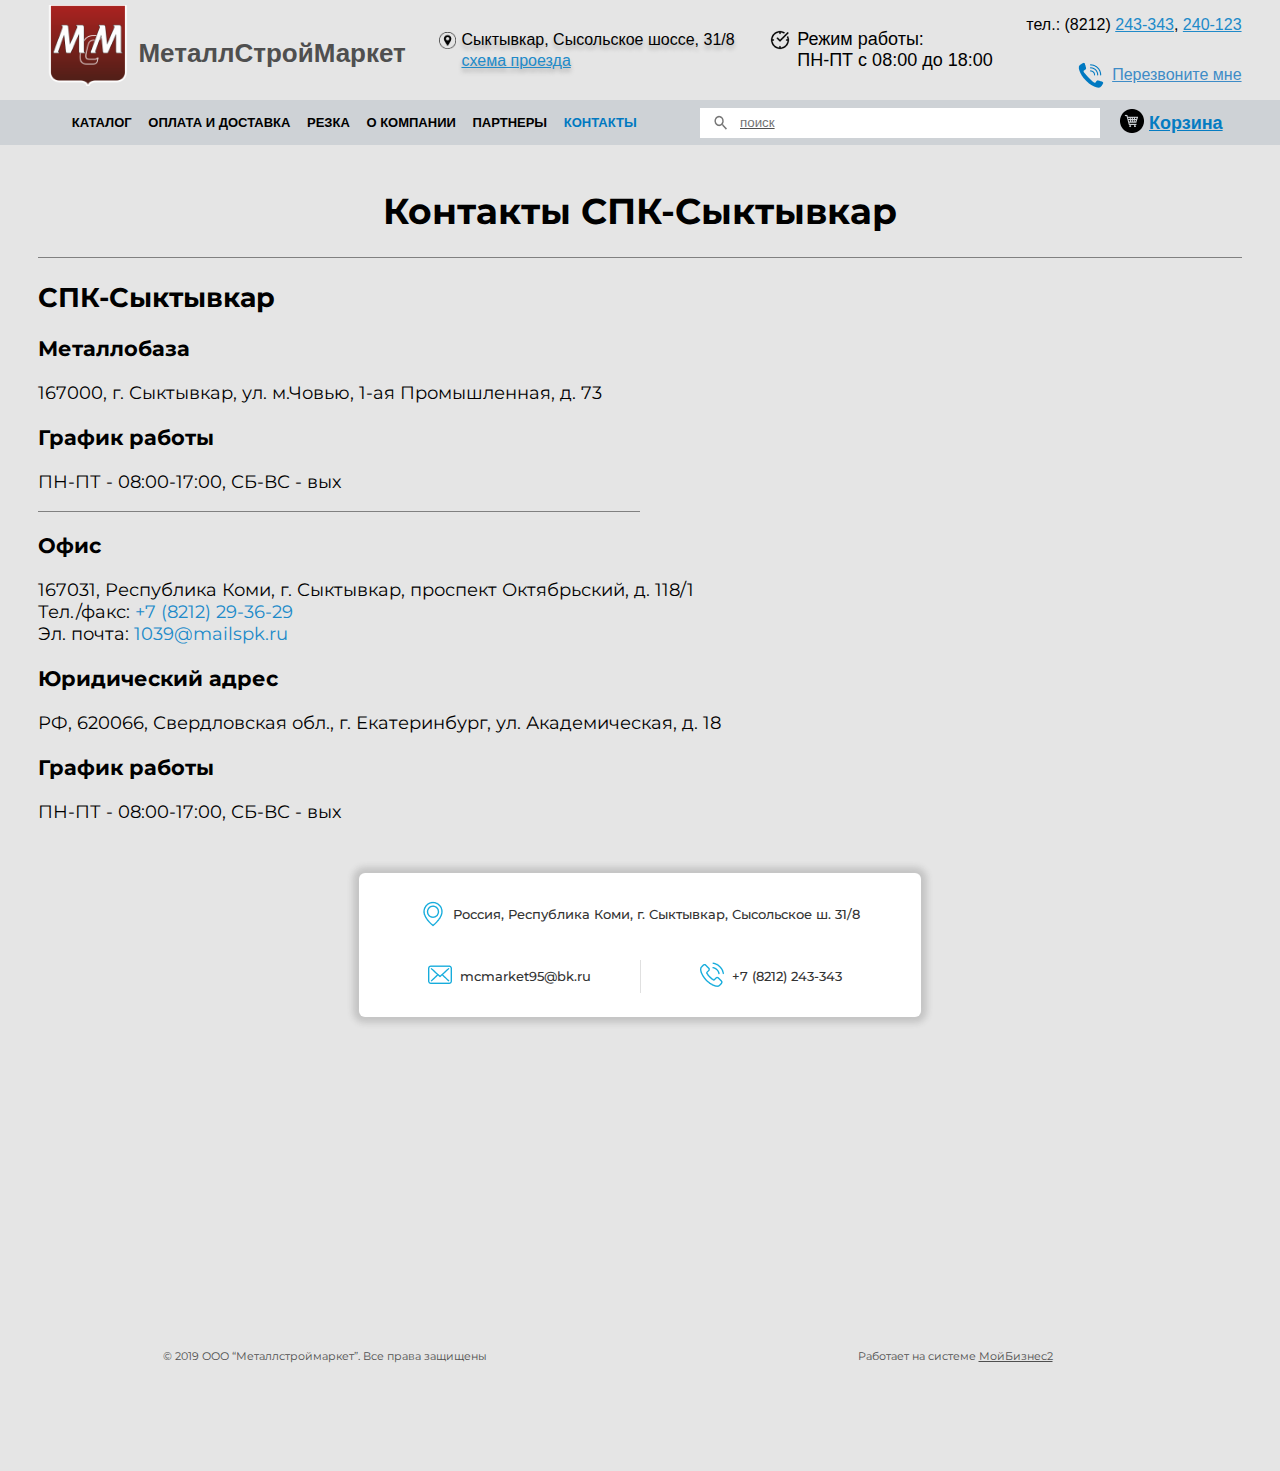
<file: html/contacts.html>
<!DOCTYPE html>
<html lang="ru">
  <head>
    <link rel="shortcut icon" href="../img/logo.png" type="image/png">
    <meta charset="UTF-8">
    <link rel="stylesheet" type="text/css" href="../css/main.css">
    <title>Контакты | Металлобаза в Сыктывкаре</title>
    <meta name="viewport" content="width=device-width">
  </head>

  <body>
    <a href="#" class="menu-btn"><span></span></a>
    <div class="menu-window">
      <div class="menu_container">
        <div class="menu_info">
          <div class="menu_info_1">
            <img src="../img/img1.png" alt="point_on_map">
            <span>Сыктывкар, Сысольское шоссе, 31/8 <br><a href="#">схема проезда</a></span>
          </div>
          <div class="menu_info_line"></div>
          <div class="menu_info_2">
            <img src="../img/img2.png" alt="clock">
            <span>Режим работы:<br>ПН-ПТ с 08:00 до 18:00</span>
          </div>
          <div class="menu_info_line"></div>
          <div class="menu_info_3">
            <div class="menu_info_3_1">
              тел.: (8212) <span><a href="tel:+7 (8212) 243-343">243-343</a>, <a href="tel:+7 (8212) 240-123"> 240-123</a></span>
            </div>
            <div class="menu_info_3_2">
              <div class="menu_info_3_2_content">
                <img src="../img/img3.png" alt="tel">
                <a href="#">Перезвоните мне</a>
              </div>
            </div>
          </div>
        </div>
        <ul class="menu">
          <div class="menu_line"></div>
          <a href="#"><li>Каталог</li></a>
          <div class="menu_line"></div>
          <a href="#"><li>Оплата и доставка</li></a>
          <div class="menu_line"></div>
          <a href="#"><li>Резка</li></a>
          <div class="menu_line"></div>
          <a href="#"><li>О компании</li></a>
          <div class="menu_line"></div>
          <a href="#"><li>Партнеры</li></a>
          <div class="menu_line"></div>
          <a href="#"><li>Контакты</li></a>
          <div class="menu_line"></div>
        </ul>
      </div>
    </div>

    <header>
      <div class="header1">
        <div class="container">
          <div class="header1_inner1">
            <a href="index.html"><img src="../img/logo.png" alt="logo"></a>
            <a href="index.html"><span>МеталлСтройМаркет</span></a>
          </div>
          <div class="header1_inner2">
            <img src="../img/img1.png" alt="point_on_map">
            <span>Сыктывкар, Сысольское шоссе, 31/8 <br><a href="#">схема проезда</a></span>
          </div>
          <div class="header1_inner3">
            <img src="../img/img2.png" alt="clock">
            <span>Режим работы:<br>ПН-ПТ с 08:00 до 18:00</span>
          </div>
          <div class="header1_inner4">
            <div class="header1_inner4_1">
              <p>тел.: (8212) <span><a href="tel:+7 (8212) 243-343">243-343</a>, <a href="tel:+7 (8212) 240-123">240-123</a></span></p>
            </div>
            <div class="header1_inner4_2">
              <div class="header1_inner4_2_content">
                <img src="../img/img3.png" alt="tel">
                <a href="#">Перезвоните мне</a>
              </div>
            </div>
          </div>
        </div>
      </div>
      <div class="header2">
        <div class="container">
          <div class="header2_1">
            <div class="header2_1_content">
              <nav>
                <ul>
                  <a href="index.html" class="menu_other"><li>Каталог</li></a>
                  <a href="#" class="menu_other"><li>Оплата и доставка</li></a>
                  <a href="#" class="menu_other"><li>Резка</li></a>
                  <a href="#" class="menu_other"><li>О компании</li></a>
                  <a href="#" class="menu_other"><li>Партнеры</li></a>
                  <a href="#" class="menu_cur"><li>Контакты</li></a>
                </ul>
              </nav>
            </div>
          </div>
          <div class="header2_2">
            <div class="header2_2_content">
              <form action="/">
                <input id="header_input" type="search" name="search" placeholder="поиск">
              </form>
              <div class="header2_2_content_basket">
                <a href="#"><img src="../img/img4.png" alt="Корзина"></a>
                <span><a href="#">Корзина</a></span>
              </div>
            </div>
          </div>
        </div>
      </div>
    </header>

    <main>
      <div class="container">
        <h1>Контакты СПК-Сыктывкар</h1>
        <div class="horizontal_line"></div>
        <div class="main_content">
          <h2>СПК-Сыктывкар</h2>
          <div class="main_content_one">
            <h3>Металлобаза</h3>
            <p>167000, г. Сыктывкар, ул. м.Човью, 1-ая Промышленная, д. 73</p>
          </div>
          <div class="main_content_one">
            <h3>График работы</h3>
            <p>ПН-ПТ - 08:00-17:00, СБ-ВС - вых</p>
          </div>
          <div class="horizontal_line"></div>
          <div class="main_content_one">
            <h3>Офис</h3>
            <p>167031, Республика Коми, г. Сыктывкар, проспект Октябрьский, д. 118/1</br>
Тел./факс: <a href="tel:+7 (8212) 293-629">+7 (8212) 29-36-29</a></br>
Эл. почта: <a href="mailto:1039@mailspk.ru">1039@mailspk.ru</a></p>
          </div>
          <div class="main_content_one">
            <h3>Юридический адрес</h3>
            <p>РФ, 620066, Свердловская обл., г. Екатеринбург, ул. Академическая, д. 18</p>
          </div>
          <div class="main_content_one">
            <h3>График работы</h3>
            <p>ПН-ПТ - 08:00-17:00, СБ-ВС - вых</p>
          </div>
        </div>
      </div>
    </main>
    
    <footer>
      <div class="contacts_box">
        <div class="contacts_content">
          <div class="contacts_content1">
            <img src="../img/img14.png">
            <span>Россия, Республика Коми, г. Сыктывкар, Сысольское ш. 31/8</span>
          </div>
          <div class="contacts_content2">
            <div class="contacts_content2_1">
              <a href="mailto:mcmarket95@bk.ru"><img src="../img/img15.png"></a>
              <a href="mailto:mcmarket95@bk.ru"><span>mcmarket95@bk.ru</span></a>
            </div>
            <div class="vertical_line"></div>
            <div class="contacts_content2_2">
              <a href="tel: +7 (8212) 243-343"><img src="../img/img16.png"></a>
              <a href="tel: +7 (8212) 243-343"><span>+7 (8212) 243-343</span></a>
            </div>
          </div>
        </div>
      </div>
      <div class="footer_content">
        <iframe src="https://yandex.ru/map-widget/v1/?um=constructor%3Abca32f716c3ad942af7e79a761b3cf3df803cf111bdb5b59bddd04fd89477110&amp;source=constructor" width="100%" height="412" frameborder="0" id="real_map"></iframe>
        <div class="footer_content2">
          <div class="footer_content2_1">© 2019 ООО “Металлстроймаркет”. Все права защищены</div>
          <div class="footer_content2_2">Работает на системе <a href="#">МойБизнес2</a></div>
        </div>
      </div>
    </footer>

    <script src="../js/script.js" defer></script>
  </body>
</html>
</file>
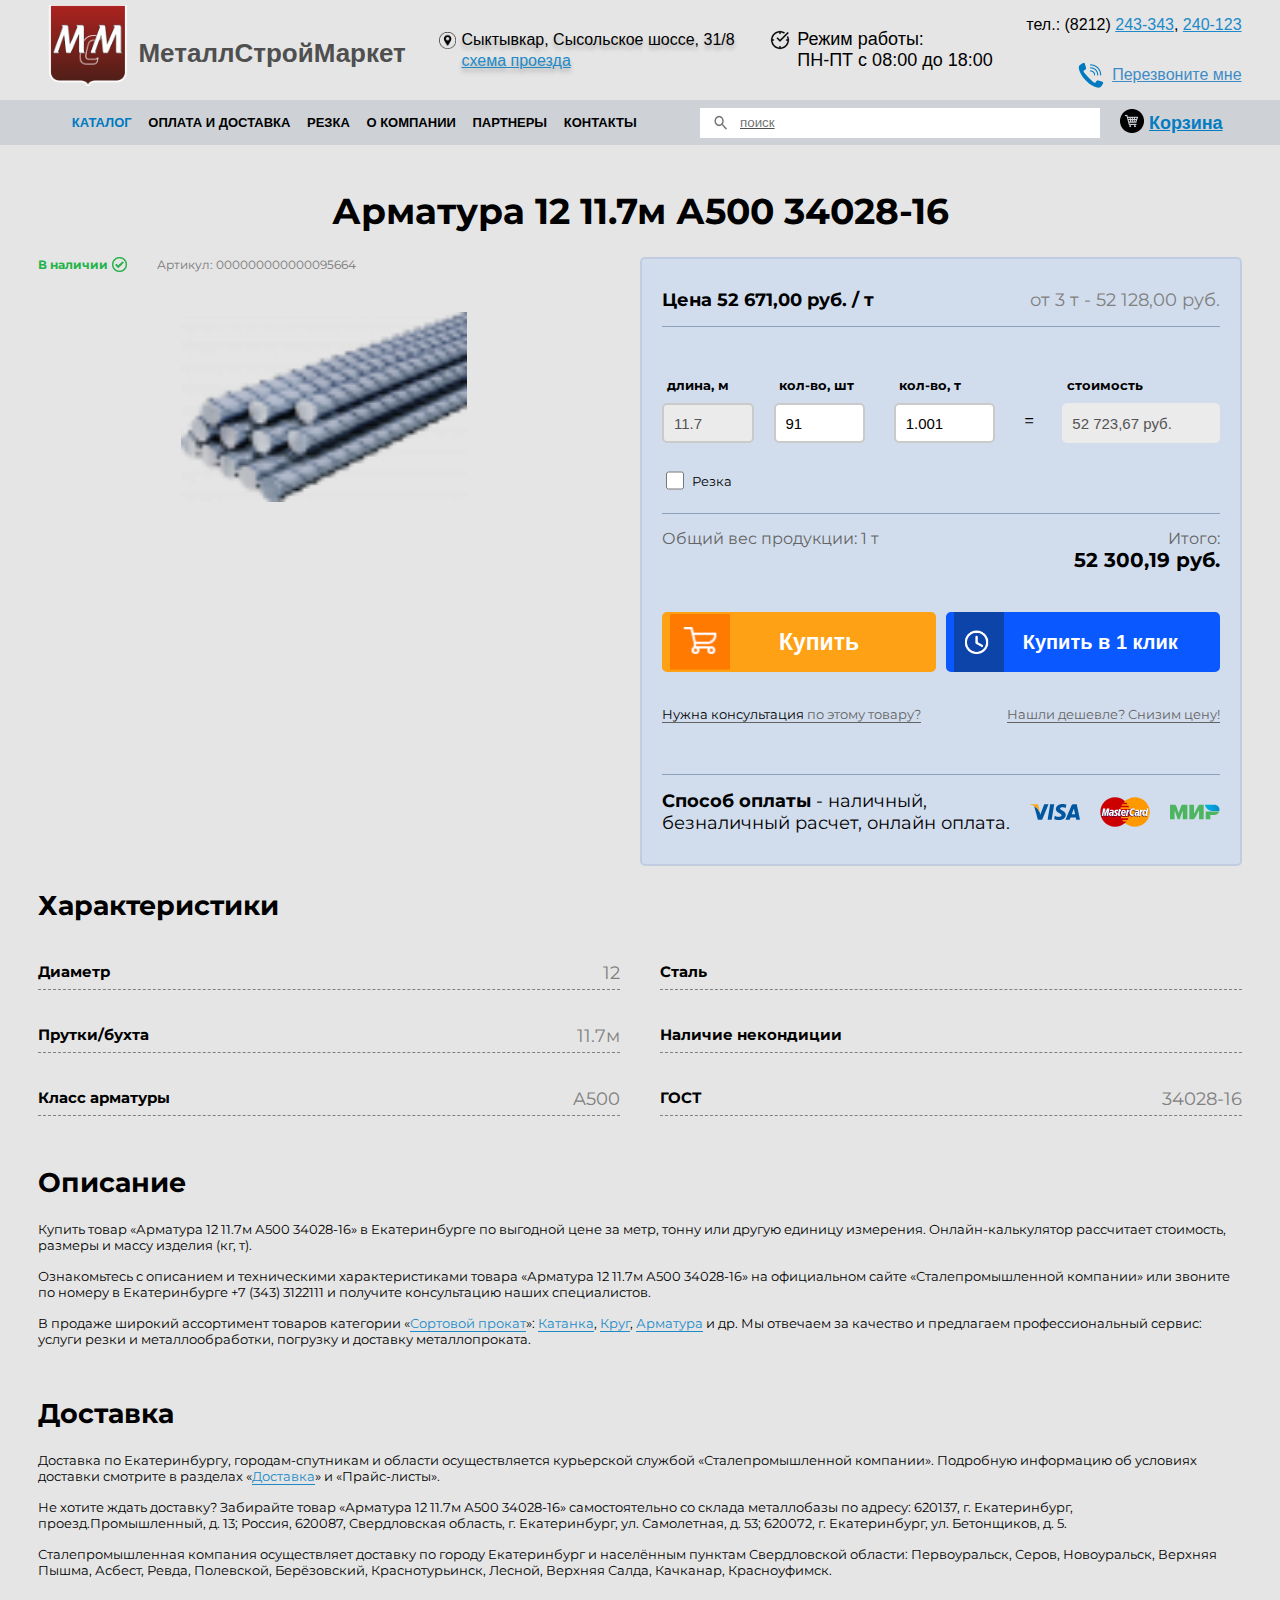
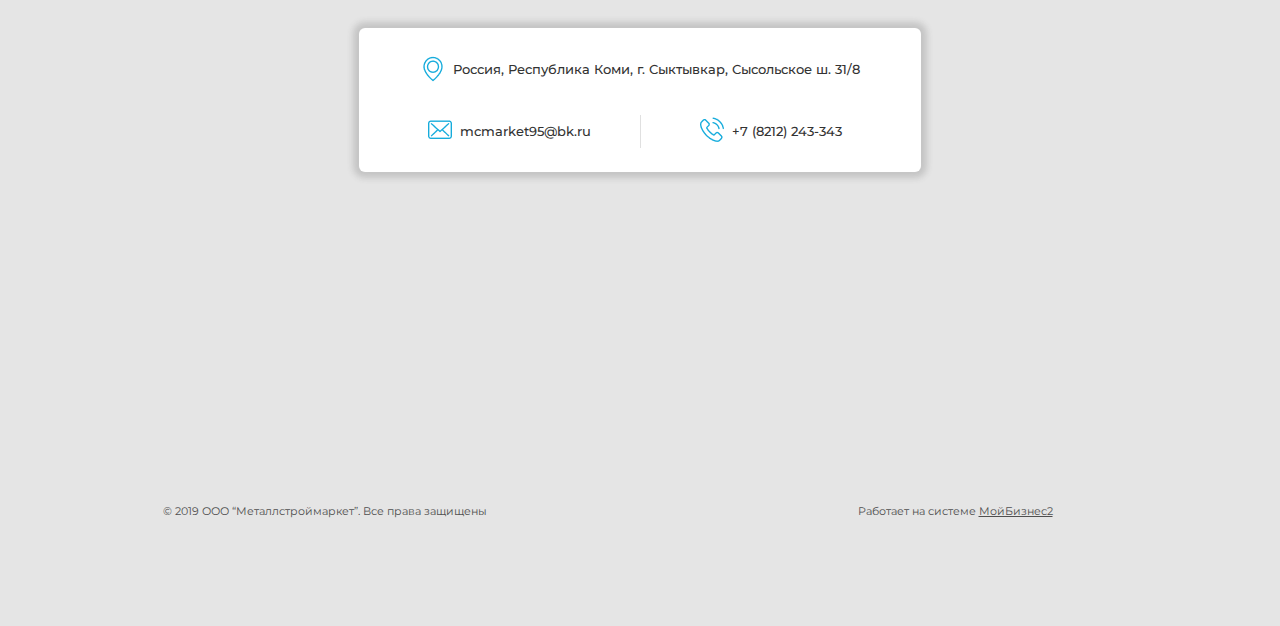
<file: html/good_page.html>
<!DOCTYPE html>
<html lang="ru">
  <head>
    <link rel="shortcut icon" href="../img/logo.png" type="image/png">
    <meta charset="UTF-8">
    <link rel="stylesheet" type="text/css" href="../css/main.css">
    <title>Металлобаза в Сыктывкаре | Продажа металлопроката оптом и в розницу от поставщика</title>
    <meta name="viewport" content="width=device-width">
  </head>

  <body>
    <a href="#" class="menu-btn"><span></span></a>
    <div class="menu-window">
      <div class="menu_container">
        <div class="menu_info">
          <div class="menu_info_1">
            <img src="../img/img1.png" alt="point_on_map">
            <span>Сыктывкар, Сысольское шоссе, 31/8 <br><a href="#">схема проезда</a></span>
          </div>
          <div class="menu_info_line"></div>
          <div class="menu_info_2">
            <img src="../img/img2.png" alt="clock">
            <span>Режим работы:<br>ПН-ПТ с 08:00 до 18:00</span>
          </div>
          <div class="menu_info_line"></div>
          <div class="menu_info_3">
            <div class="menu_info_3_1">
              тел.: (8212) <span><a href="tel:+7 (8212) 243-343">243-343</a>, <a href="tel:+7 (8212) 240-123"> 240-123</a></span>
            </div>
            <div class="menu_info_3_2">
              <div class="menu_info_3_2_content">
                <img src="../img/img3.png" alt="tel">
                <a href="#">Перезвоните мне</a>
              </div>
            </div>
          </div>
        </div>
        <ul class="menu">
          <div class="menu_line"></div>
          <a href="#"><li>Каталог</li></a>
          <div class="menu_line"></div>
          <a href="#"><li>Оплата и доставка</li></a>
          <div class="menu_line"></div>
          <a href="#"><li>Резка</li></a>
          <div class="menu_line"></div>
          <a href="#"><li>О компании</li></a>
          <div class="menu_line"></div>
          <a href="#"><li>Партнеры</li></a>
          <div class="menu_line"></div>
          <a href="contacts_page.html"><li>Контакты</li></a>
          <div class="menu_line"></div>
        </ul>
      </div>
    </div>

    <header>
      <div class="header1">
        <div class="container">
          <div class="header1_inner1">
            <a href="#"><img src="../img/logo.png" alt="logo"></a>
            <a href="#"><span>МеталлСтройМаркет</span></a>
          </div>
          <div class="header1_inner2">
            <img src="../img/img1.png" alt="point_on_map">
            <span>Сыктывкар, Сысольское шоссе, 31/8 <br><a href="#">схема проезда</a></span>
          </div>
          <div class="header1_inner3">
            <img src="../img/img2.png" alt="clock">
            <span>Режим работы:<br>ПН-ПТ с 08:00 до 18:00</span>
          </div>
          <div class="header1_inner4">
            <div class="header1_inner4_1">
              <p>тел.: (8212) <span><a href="tel:+7 (8212) 243-343">243-343</a>, <a href="tel:+7 (8212) 240-123">240-123</a></span></p>
            </div>
            <div class="header1_inner4_2">
              <div class="header1_inner4_2_content">
                <img src="../img/img3.png" alt="tel">
                <a href="#">Перезвоните мне</a>
              </div>
            </div>
          </div>
        </div>
      </div>
      <div class="header2">
        <div class="container">
          <div class="header2_1">
            <div class="header2_1_content">
              <nav>
                <ul>
                  <a href="#" class="menu_cur"><li>Каталог</li></a>
                  <a href="#" class="menu_other"><li>Оплата и доставка</li></a>
                  <a href="#" class="menu_other"><li>Резка</li></a>
                  <a href="#" class="menu_other"><li>О компании</li></a>
                  <a href="#" class="menu_other"><li>Партнеры</li></a>
                  <a href="contacts.html" class="menu_other"><li>Контакты</li></a>
                </ul>
              </nav>
            </div>
          </div>
          <div class="header2_2">
            <div class="header2_2_content">
              <form action="/">
                <input id="header_input" type="search" name="search" placeholder="поиск">
              </form>
              <div class="header2_2_content_basket">
                <a href="#"><img src="../img/img4.png" alt="Корзина"></a>
                <span><a href="#">Корзина</a></span>
              </div>
            </div>
          </div>
        </div>
      </div>
    </header>

    <main>
      <div class="container">
        <h1>Арматура 12 11.7м А500 34028-16</h1>
        <div class="good-box">
          <div class="good-box_1">
            <div class="check-mark-block">
              <span>В наличии</span>
              <img src="../img/checkmark.png" alt="checkmark-img">
              <span class="good-articul">Артикул: 000000000000095664</span>
            </div>
            <a href="#" class="good-img-link"><img src="../img/armatura.png" alt="good-img"></a>
          </div>
          <div class="good-box_2">
            <div class="good-info-block">
              <div class="content">
                <form action="oneclick_page.html">
                  <div class="good-info_1">
                    <div class="good-info_1_1">
                      Цена 52&nbsp671,00&nbspруб.&nbsp/&nbspт
                    </div>
                    <div class="good-info_1_2">
                      от 3 т - 52&nbsp128,00 руб.
                    </div>
                  </div>
                  <div class="horizontal_line"></div>
                  <div class="good-info_2">
                    <div class="good-info__row">
                      <div class="good-info__together">
                        <div class="good-info_2_1">
                          <div class="good-info__name">
                            <label>длина,&nbspм</label>
                          </div>
                          <div class="good-info__value">
                            <input disabled type="text" value="11.7">
                          </div>
                        </div>
                        <div class="good-info_2_2">
                          <div class="good-info__name">
                            <label>кол-во,&nbspшт</label>
                          </div>
                          <div class="good-info__value">
                            <input type="text" value="91">
                          </div>
                        </div>
                      </div>
                      <div class="good-info_2_3">
                        <div class="good-info__name">
                          <label>кол-во,&nbspт</label>
                        </div>
                        <div class="good-info__value">
                          <input type="text" value="1.001">
                        </div>
                      </div>
                      <div class="good-info_2_4">
                        =
                      </div>
                      <div class="good-info_2_5">
                        <div class="good-info__name">
                          <label>стоимость</label>
                        </div>
                        <div class="good-info__value">
                          <input disabled type="text" value="52&nbsp;723,67 руб.">
                        </div>
                      </div>
                    </div>
                    <div class="good-info_2_6">
                      <input type="checkbox" id="1">
                      <label for="1">Резка</label>
                    </div>
                    <div class="cutting__item hidden">
                      <div class="good-info__row">
                        <div class="good-info_2_7">
                          <div class="good-info__name">
                            <label>Тип резки</label>
                          </div>
                          <div class="good-info__value">
                            <select class="cutting-type-box" name="cutting-type" id="cutting-type__id">
                              <option value="val_1">Резка газом Арматура 12</option>
                              <option value="val_2">Резка ПМ (фрезой) Арматура 12</option>
                            </select>
                          </div>
                        </div>
                        <div class="good-info__column">
                          <div class="good-info_2_8">
                            <div class="good-info__name">
                              <label>Кол-во резов</label>
                            </div>
                            <div class="good-info__value">
                              <input type="text" value="1">
                            </div>
                          </div>
                          <div class="good-info_2_9">
                            <div class="good-info__name"></div>
                            <div class="good-info__value">
                              <div class="good-info_2_9-inner">
                                <span class="bold">+58 руб</span><br>
                                (1 рез. * 58 руб)
                              </div>
                            </div>
                          </div>
                        </div>
                        <button type="button" class="good-info_2_add">+</button>
                      </div>
                      <div class="good-info_2_10">
                        <a href="#">Изменить параметры резки</a>
                      </div>
                    </div>
                  </div>
                  <div class="horizontal_line"></div>
                  <div class="good-info_3">
                    <div class="good-info_3_1">
                      <div class="good-info_3_1-weight">Общий вес продукции: 1 т</div>
                      <div class="good-info_3_1-total-price">
                        Итого:<br>
                        <span class="bold">52 300,19 руб.</span>
                      </div>
                    </div>
                    <div class="good-info_3_2">
                      <button class="bold button-buy_1" name="buy__
                      btn">Купить</button>
                      <button class="bold button-buy_2" name="buy-in-click__btn">Купить в 1 клик</button>
                    </div>
                    <div class="good-info_3_3">
                      <div><a href="#"><span>Нужна консультация</span> по этому товару?</a></div>
                      <div><a href="#">Нашли дешевле? Снизим цену!</a></div>
                    </div>
                  </div>
                  <div class="horizontal_line"></div>
                  <div class="good-info_4">
                    <div class="good-info_4_1"><span class="bold">Способ оплаты</span> - наличный, безналичный расчет, онлайн оплата.</div>
                    <div class="good-info_4_2">
                      <img src="../img/visa.svg" alt="visa">
                      <img src="../img/mastercard.svg" alt="mastercard">
                      <img src="../img/mir.svg" alt="mir">
                    </div>
                  </div>
                </form>
              </div>
            </div>
          </div>
        </div>
        <div class="characteristrics-block">
          <h2>Характеристики</h2>
          <div class="char-info__wrap">
            <div class="char__row">
              <div class="char__column">
                <div class="char__name">Диаметр</div>
                <div class="char__value">12</div>
              </div>
              <div class="char__column">
                <div class="char__name">Сталь</div>
                <div class="char__value"></div>
              </div>
            </div>
            <div class="char__row">
              <div class="char__column">
                <div class="char__name">Прутки/бухта</div>
                <div class="char__value">11.7м</div>
              </div>
              <div class="char__column">
                <div class="char__name">Наличие некондиции</div>
                <div class="char__value"></div>
              </div>
            </div>
            <div class="char__row">
              <div class="char__column">
                <div class="char__name">Класс арматуры</div>
                <div class="char__value">A500</div>
              </div>
              <div class="char__column">
                <div class="char__name">ГОСТ</div>
                <div class="char__value">34028-16</div>
              </div>
            </div>
          </div>
        </div>
        <div class="description-block">
          <h2>Описание</h2>
          <p>Купить товар «Арматура 12 11.7м А500 34028-16» в Екатеринбурге по выгодной цене за метр, тонну или другую единицу измерения. Онлайн-калькулятор рассчитает стоимость, размеры и массу изделия (кг, т).</p>
          <p>Ознакомьтесь с описанием и техническими характеристиками товара «Арматура 12 11.7м А500 34028-16» на официальном сайте «Сталепромышленной компании» или звоните по номеру в Екатеринбурге +7 (343) 3122111 и получите консультацию наших специалистов.</p>
          <p>В продаже широкий ассортимент товаров категории «<a href="#">Сортовой прокат</a>»: <a href="#">Катанка</a>, <a href="">Круг</a>, <a href="#">Арматура</a> и др. Мы отвечаем за качество и предлагаем профессиональный сервис: услуги резки и металлообработки, погрузку и доставку металлопроката.</p>
        </div>
        <div class="delivery-block">
          <h2>Доставка</h2>
          <p>Доставка по Екатеринбургу, городам-спутникам и области осуществляется курьерской службой «Сталепромышленной компании». Подробную информацию об условиях доставки смотрите в разделах «<a href="#">Доставка</a>» и «Прайс-листы».</p>
          <p>Не хотите ждать доставку? Забирайте товар «Арматура 12 11.7м А500 34028-16» самостоятельно со склада металлобазы по адресу: 620137, г. Екатеринбург, проезд.Промышленный, д. 13; Россия, 620087, Свердловская область, г. Екатеринбург, ул. Самолетная, д. 53; 620072, г. Екатеринбург, ул. Бетонщиков, д. 5.</p>
          <p>Сталепромышленная компания осуществляет доставку по городу Екатеринбург и населённым пунктам Свердловской области: Первоуральск, Серов, Новоуральск, Верхняя Пышма, Асбест, Ревда, Полевской, Берёзовский, Краснотурьинск, Лесной, Верхняя Салда, Качканар, Красноуфимск.</p>
        </div>
      </div>
    </main>

    <footer>
      <div class="contacts_box">
        <div class="contacts_content">
          <div class="contacts_content1">
            <img src="../img/img14.png">
            <span>Россия, Республика Коми, г. Сыктывкар, Сысольское ш. 31/8</span>
          </div>
          <div class="contacts_content2">
            <div class="contacts_content2_1">
              <a href="mailto:mcmarket95@bk.ru"><img src="../img/img15.png"></a>
              <a href="mailto:mcmarket95@bk.ru"><span>mcmarket95@bk.ru</span></a>
            </div>
            <div class="vertical_line"></div>
            <div class="contacts_content2_2">
              <a href="tel: +7 (8212) 243-343"><img src="../img/img16.png"></a>
              <a href="tel: +7 (8212) 243-343"><span>+7 (8212) 243-343</span></a>
            </div>
          </div>
        </div>
      </div>
      <div class="footer_content">
        <iframe src="https://yandex.ru/map-widget/v1/?um=constructor%3Abca32f716c3ad942af7e79a761b3cf3df803cf111bdb5b59bddd04fd89477110&amp;source=constructor" width="100%" height="412" frameborder="0" id="real_map"></iframe>
        <div class="footer_content2">
          <div class="footer_content2_1">© 2019 ООО “Металлстроймаркет”. Все права защищены</div>
          <div class="footer_content2_2">Работает на системе <a href="#">МойБизнес2</a></div>
        </div>
      </div>
    </footer>

    <script src="../js/script.js" defer></script>
  </body>
</html>
</file>
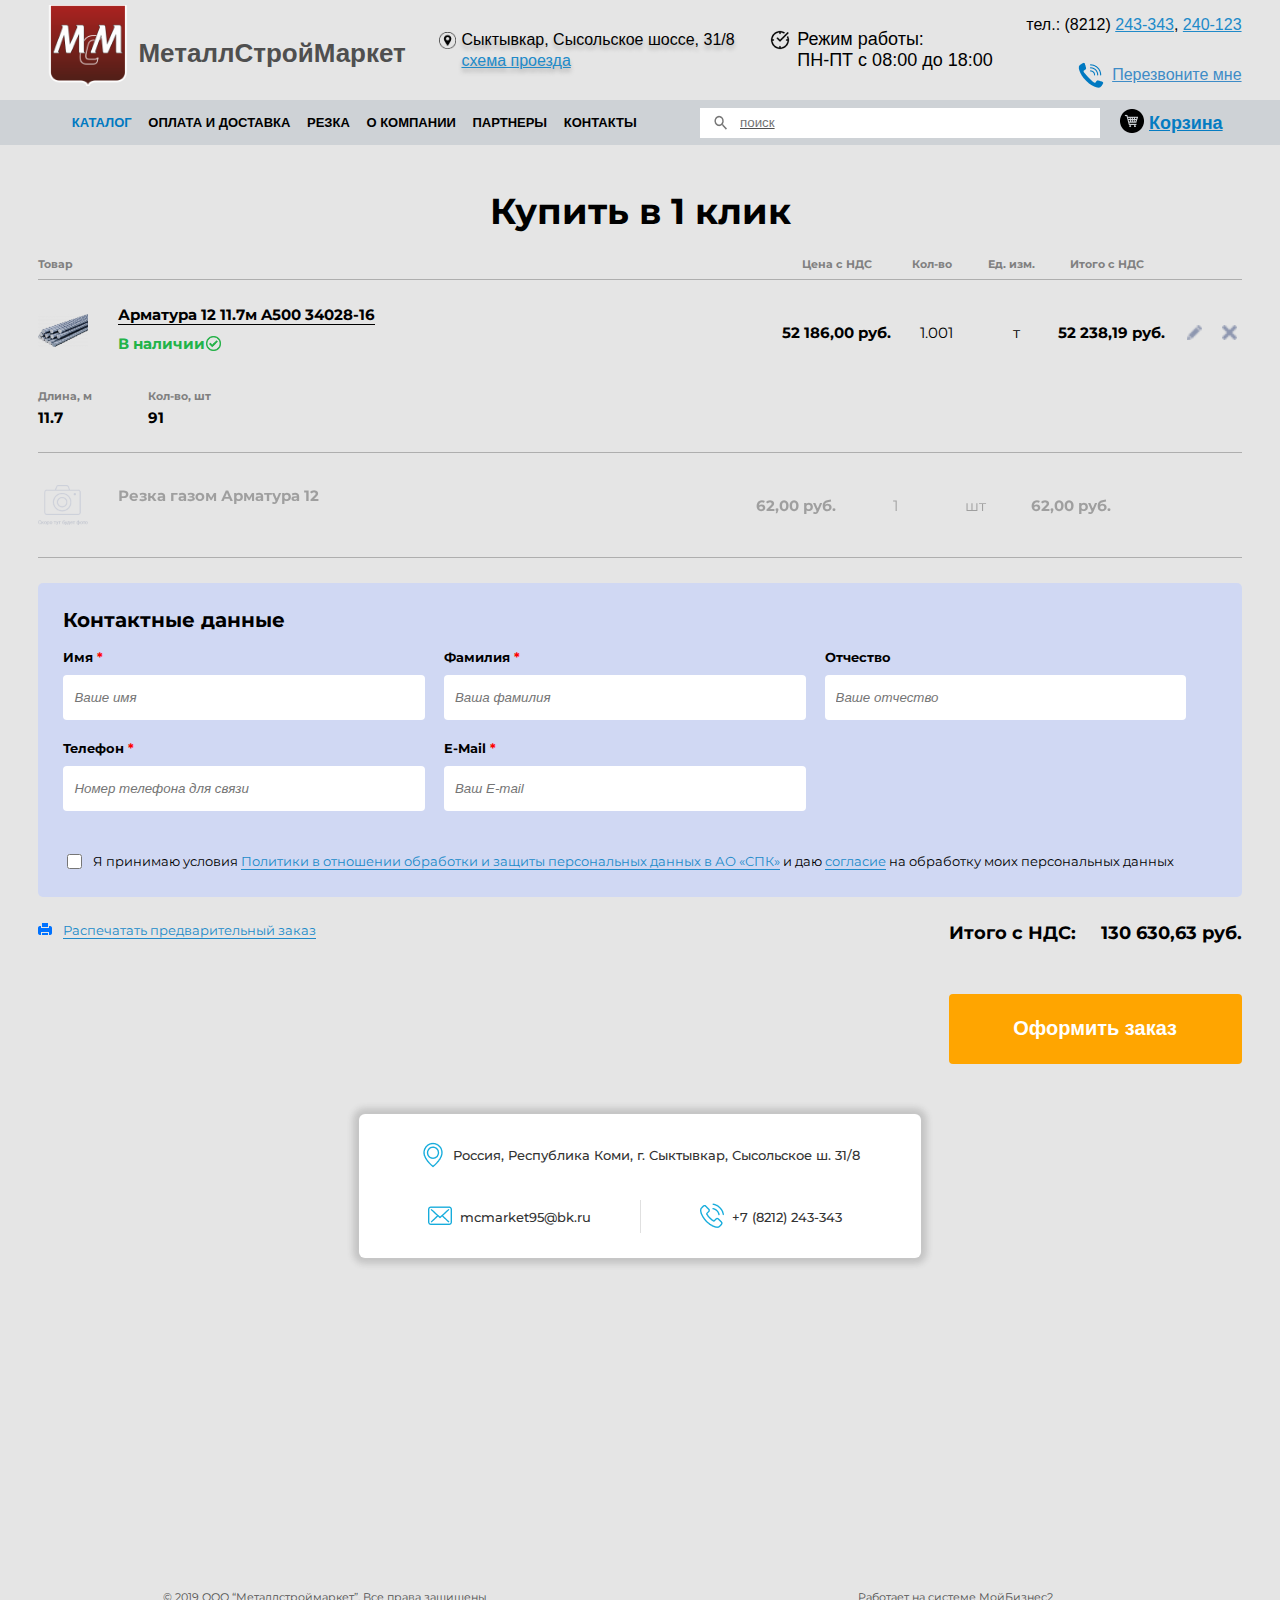
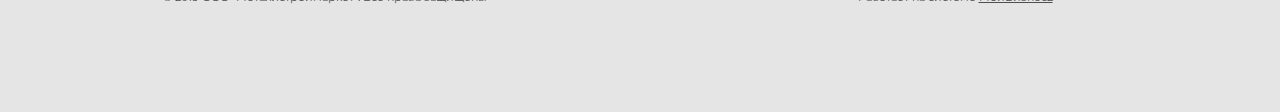
<file: html/oneclick_page.html>
<!DOCTYPE html>
<html lang="ru">
  <head>
    <link rel="shortcut icon" href="../img/logo.png" type="image/png">
    <meta charset="UTF-8">
    <link rel="stylesheet" type="text/css" href="../css/main.css">
    <title>Арматура в Сыктывкаре | Продажа металлопроката оптом и в розницу от поставщика</title>
    <meta name="viewport" content="width=device-width">
  </head>

  <body>
    <a href="#" class="menu-btn"><span></span></a>
    <div class="menu-window">
      <div class="menu_container">
        <div class="menu_info">
          <div class="menu_info_1">
            <img src="../img/img1.png" alt="point_on_map">
            <span>Сыктывкар, Сысольское шоссе, 31/8 <br><a href="#">схема проезда</a></span>
          </div>
          <div class="menu_info_line"></div>
          <div class="menu_info_2">
            <img src="../img/img2.png" alt="clock">
            <span>Режим работы:<br>ПН-ПТ с 08:00 до 18:00</span>
          </div>
          <div class="menu_info_line"></div>
          <div class="menu_info_3">
            <div class="menu_info_3_1">
              тел.: (8212) <span><a href="tel:+7 (8212) 243-343">243-343</a>, <a href="tel:+7 (8212) 240-123"> 240-123</a></span>
            </div>
            <div class="menu_info_3_2">
              <div class="menu_info_3_2_content">
                <img src="../img/img3.png" alt="tel">
                <a href="#">Перезвоните мне</a>
              </div>
            </div>
          </div>
        </div>
        <ul class="menu">
          <div class="menu_line"></div>
          <a href="#"><li>Каталог</li></a>
          <div class="menu_line"></div>
          <a href="#"><li>Оплата и доставка</li></a>
          <div class="menu_line"></div>
          <a href="#"><li>Резка</li></a>
          <div class="menu_line"></div>
          <a href="#"><li>О компании</li></a>
          <div class="menu_line"></div>
          <a href="#"><li>Партнеры</li></a>
          <div class="menu_line"></div>
          <a href="contacts_page.html"><li>Контакты</li></a>
          <div class="menu_line"></div>
        </ul>
      </div>
    </div>

    <header>
      <div class="header1">
        <div class="container">
          <div class="header1_inner1">
            <a href="index.html"><img src="../img/logo.png" alt="logo"></a>
            <a href="index.html"><span>МеталлСтройМаркет</span></a>
          </div>
          <div class="header1_inner2">
            <img src="../img/img1.png" alt="point_on_map">
            <span>Сыктывкар, Сысольское шоссе, 31/8 <br><a href="#">схема проезда</a></span>
          </div>
          <div class="header1_inner3">
            <img src="../img/img2.png" alt="clock">
            <span>Режим работы:<br>ПН-ПТ с 08:00 до 18:00</span>
          </div>
          <div class="header1_inner4">
            <div class="header1_inner4_1">
              <p>тел.: (8212) <span><a href="tel:+7 (8212) 243-343">243-343</a>, <a href="tel:+7 (8212) 240-123">240-123</a></span></p>
            </div>
            <div class="header1_inner4_2">
              <div class="header1_inner4_2_content">
                <img src="../img/img3.png" alt="tel">
                <a href="#">Перезвоните мне</a>
              </div>
            </div>
          </div>
        </div>
      </div>
      <div class="header2">
        <div class="container">
          <div class="header2_1">
            <div class="header2_1_content">
              <nav>
                <ul>
                  <a href="#" class="menu_cur"><li>Каталог</li></a>
                  <a href="#" class="menu_other"><li>Оплата и доставка</li></a>
                  <a href="#" class="menu_other"><li>Резка</li></a>
                  <a href="#" class="menu_other"><li>О компании</li></a>
                  <a href="#" class="menu_other"><li>Партнеры</li></a>
                  <a href="contacts.html" class="menu_other"><li>Контакты</li></a>
                </ul>
              </nav>
            </div>
          </div>
          <div class="header2_2">
            <div class="header2_2_content">
              <form action="/">
                <input id="header_input" type="search" name="search" placeholder="поиск">
              </form>
              <div class="header2_2_content_basket">
                <a href="#"><img src="../img/img4.png" alt="Корзина"></a>
                <span><a href="#">Корзина</a></span>
              </div>
            </div>
          </div>
        </div>
      </div>
    </header>

    <main>
      <div class="container">
        <h1>Купить в 1 клик</h1>
        <form action="/" class="cart-form">
          <div class="goods-table">
            <div class="goods-table__header">
              <div class="goods-table__good">Товар</div>
              <div class="goods-table__price-with-nds">Цена с НДС</div>
              <div class="goods-table__cnt">Кол-во</div>
              <div class="goods-table__unit-meas">Ед. изм.</div>
              <div class="goods-table__total-with-nds">Итого с НДС</div>
              <div class="goods-table__btns"></div>
            </div>
            <div class="goods-table__line goods-table__header-line"></div>
            <div class="goods-table__good-wrap">
              <div class="goods-table__row">
                <div class="group first-group">
                  <div class="goods-table__good-img">
                    <a href="#">
                      <img src="../img/armatura.png" alt="good-img">
                    </a>
                  </div>
                  <div class="goods-table__good-name">
                    <a href="#" class="underlined bold">Арматура 12 11.7м A500 34028-16</a>
                    <div class="checkmark-block">
                      <span class="bold">В наличии</span>
                      <img src="../img/checkmark.png" alt="checkmark-img">
                    </div>
                  </div>
                </div>
                <div class="group second-group">
                  <div class="tool">
                    <div class="tool-name">Цена с НДС</div>
                    <div class="goods-table__good-price-with-nds">
                      52&nbsp;186,00&nbsp;руб.
                    </div>
                  </div>
                  <div class="local-border"></div>
                  <div class="tool">
                    <div class="tool-name">Кол-во</div>
                    <div class="goods-table__good-cnt">
                      1.001
                    </div>
                  </div>
                  <div class="local-border"></div>
                  <div class="tool">
                    <div class="tool-name">Ед. изм.</div>
                    <div class="goods-table__good-unit-meas">
                      т
                    </div>
                  </div>
                </div>
                <div class="tool tool__total-with-nds">
                  <div class="tool__total-with-nds__inner">
                    <div class="tool-name">Итого с НДС: </div>
                    <div class="goods-table__good-total-with-nds">
                      52&nbsp;238,19&nbsp;руб.
                    </div>
                  </div>
                </div>
                <div class="goods-table__good-btns">
                  <button type="button" class="change-btn"></button>
                  <button type="button" class="delete-btn"></button>
                </div>
              </div>
              <div class="goods-table__params">
                <div class="goods-table__param">
                  <div class="goods-table__param__name">Длина, м</div>
                  <div class="goods-table__param__value">11.7</div>
                </div>
                <div class="goods-table__param">
                  <div class="goods-table__param__name">Кол-во, шт</div>
                  <div class="goods-table__param__value">91</div>
                </div>
              </div>
            </div>
            <div class="goods-table__line"></div>
            <div class="goods-table__service-wrap">
              <div class="goods-table__row">
                <div class="group first-group">
                  <div class="goods-table__good-img">
                    <img src="../img/img-soon.png" alt="good-img">
                  </div>
                  <div class="goods-table__good-name">
                    <span class="bold">Резка газом Арматура 12</span>
                  </div>
                </div>
                <div class="group second-group">
                  <div class="tool">
                    <div class="tool-name">Цена с НДС</div>
                    <div class="goods-table__good-price-with-nds">
                      62,00&nbsp;руб.
                    </div>
                  </div>
                  <div class="tool">
                    <div class="tool-name">Кол-во</div>
                    <div class="goods-table__good-cnt">
                      1
                    </div>
                  </div>
                  <div class="tool">
                    <div class="tool-name">Ед. изм.</div>
                    <div class="goods-table__good-unit-meas">
                      шт
                    </div>
                  </div>
                </div>
                <div class="tool tool__total-with-nds">
                  <div class="tool__total-with-nds__inner">
                    <div class="tool-name">Итого с НДС: </div>
                    <div class="goods-table__good-total-with-nds">
                      62,00&nbsp;руб.
                    </div>
                  </div>
                </div>
              </div>
            </div>
            <div class="goods-table__line"></div>
            <div class="form__user-contacts__wrap">
              <h2>Контактные данные</h2>
              <div class="form__user-contacts">
                <div class="form__user-contacts__one form__user-contacts__name">
                  <label>Имя</label>
                  <input type="text" placeholder="Ваше имя">
                </div>
                <div class="form__user-contacts__one form__user-contacts__surname">
                  <label>Фамилия</label>
                  <input type="text" placeholder="Ваша фамилия">
                </div>
                <div class="form__user-contacts__one form__user-contacts__patronymic">
                  <label>Отчество</label>
                  <input type="text" placeholder="Ваше отчество">
                </div>
                <div class="form__user-contacts__one form__user-contacts__tel">
                  <label>Телефон</label>
                  <input type="tel" placeholder="Номер телефона для связи">
                </div>
                <div class="form__user-contacts__one form__user-contacts__email">
                  <label>E-Mail</label>
                  <input type="email" placeholder="Ваш E-mail">
                </div>
              </div>
              <div class="user-accept-block">
                <input type="checkbox" id="user-accept"><label for="user-accept">Я принимаю условия <a href="#" class="underlined">Политики в отношении обработки и защиты персональных данных в АО «СПК»</a> и даю <a href="#" class="underlined">согласие</a> на обработку моих персональных данных</label>
              </div>
            </div>
            <div class="total-block">
              <div class="print-pre-query">
                <a href="#">
                  <img src="../img/print.png" alt="print">
                  <span class="underlined">Распечатать предварительный заказ</span></a>
              </div>
              <div class="total-info">
                <div class="total-with-nds">
                  <span class="total-name">Итого с НДС:</span>
                  <span>130&nbsp;630,63&nbsp;руб.</span>
                </div>
                <button type="submit">Оформить заказ</button>
              </div>
            </div>
          </div>
        </form>
      </div>
    </main>
    
    <footer>
      <div class="contacts_box">
        <div class="contacts_content">
          <div class="contacts_content1">
            <img src="../img/img14.png">
            <span>Россия, Республика Коми, г. Сыктывкар, Сысольское ш. 31/8</span>
          </div>
          <div class="contacts_content2">
            <div class="contacts_content2_1">
              <a href="mailto:mcmarket95@bk.ru"><img src="../img/img15.png"></a>
              <a href="mailto:mcmarket95@bk.ru"><span>mcmarket95@bk.ru</span></a>
            </div>
            <div class="vertical_line"></div>
            <div class="contacts_content2_2">
              <a href="tel: +7 (8212) 243-343"><img src="../img/img16.png"></a>
              <a href="tel: +7 (8212) 243-343"><span>+7 (8212) 243-343</span></a>
            </div>
          </div>
        </div>
      </div>
      <div class="footer_content">
        <iframe src="https://yandex.ru/map-widget/v1/?um=constructor%3Abca32f716c3ad942af7e79a761b3cf3df803cf111bdb5b59bddd04fd89477110&amp;source=constructor" width="100%" height="412" frameborder="0" id="real_map"></iframe>
        <div class="footer_content2">
          <div class="footer_content2_1">© 2019 ООО “Металлстроймаркет”. Все права защищены</div>
          <div class="footer_content2_2">Работает на системе <a href="#">МойБизнес2</a></div>
        </div>
      </div>
    </footer>

    <script src="../js/script.js" defer></script>
  </body>
</html>
</file>
<file: css/main.css>
/*-------fonts--------*/
@import url('https://fonts.googleapis.com/css2?family=Montserrat:wght@700&display=swap');
@import url('https://fonts.googleapis.com/css2?family=Montserrat:wght@500&display=swap');

/*-------vars--------*/
body{
	--fontsize_usual: 18px;
	--fontsize_namecompany: 36px;
	--height_contacts: 124px;
}

/*-------base--------*/
.container{
	/*background-color: lightblue;*/
	width: 94%;
	margin: 0 auto;
}
.menu-btn{
	display: none;
}

/*-------обнуление-------*/
body{
	/*border: 2px black solid;*/
	width: 100%;
	height: 100%;
	background-color: #E5E5E5;
	padding: 0;
	margin: 0;
	overflow : scroll;
}

/*-------разметка-------*/
/*-------header1-------*/
a{
	color: #208AC9;
}
.header1 .container{
	display: flex;
	justify-content: space-between;
}
.header1_inner1{
	display: flex;
	align-items: center;

	font-family: Roboto, sans-serif;
	font-style: normal;
	font-weight: bold;
	font-size: var(--fontsize_namecompany);
	color: #4F4F4F;
}
.header1_inner1 a{
	text-decoration: none;
	color: #4F4F4F;
}
.header1_inner2{
	display: flex;
	align-items: center;
	margin-left: 10px;

	font-family: Roboto, sans-serif;
	font-style: normal;
	font-weight: normal;
	font-size: var(--fontsize_usual);
	line-height: 21px;
	color: #000000;
	text-shadow: 0px 4px 4px rgba(0, 0, 0, 0.25);
}
.header1_inner2 img{
	margin: 0 5px 20px 0;
}
.header1_inner2 a{
	color: #208AC9;
}
.header1_inner3{
	display: flex;
	align-items: center;

	font-family: Roboto, sans-serif;
	font-style: normal;
	font-weight: normal;
	font-size: var(--fontsize_usual);
	line-height: 21px;
	color: #000000;
}
.header1_inner3 img{
	margin: 0 5px 20px 0;
}
.header1_inner4{
	margin-left: 10px;

	font-family: Roboto, sans-serif;
	font-style: normal;
	font-weight: normal;
	font-size: var(--fontsize_usual);
}
.header1_inner4_1{
	height: 50%;
	display: flex;
	align-items: center;
}
.header1_inner4_1 span{
	font-size: calc(var(--fontsize_usual) + 3px);
}
.header1_inner4_2{
	height: 50%;
	display: flex;
	align-items: center;
	justify-content: right;
}
.header1_inner4_2 a{
	color: #3E8CC7;
}
.header1_inner4_2_content{
	display: flex;
	align-items: center;
}

/*--------header2--------*/
.header2{
	background-color: #CED2D6;
}
.header2 .container{
	display: flex;
}
.header2_1{
	width: 50%;
	/*background-color: pink;*/

	font-family: Roboto, sans-serif;
	font-style: normal;
	font-weight: bold;
	font-size: 16px;
	line-height: 45px;
	text-transform: uppercase;
	color: #0079C1;
}
.header2_1_content{
	height: 100%;
	margin-left: 30px;
}
.header2_1 nav{
	height: 100%;
}
.header2_1 ul{
	display: flex;
	justify-content: space-around;
	height: 100%;
	padding: 0;
	margin: 0;
}
.header2_1 li{
	/*background-color: orange;*/
	display: inline-block;
	list-style-type: none;
}
.header2_1 ul a:not(:last-child){
	margin-right: 30px;
}
.header2_1 ul a:last-child{
	margin-right: 0;
}
.header2_1 a{
	text-decoration: none;
}
.menu_cur{
	color: #0079C1;
}
.menu_other{
	color: black;
}
.header2_2{
	/*background-color: grey;*/
	width: 50%;
}
.header2_2_content{
	margin-top: 8px;
	height: 30px;
	margin-left: 80px;
	/*background-color: lightgreen;*/
	display: flex;
}
.header2_2_content_basket{
	/*background-color: red;*/
	margin-left: 50px;
}
form{
	background-color: white;
}
input{
	width: 522px;
	height: 29px;/*38px*/
	background: no-repeat url("../img/img17.png") 12px center;
	padding-left: 40px;
	text-decoration: underline;
	text-decoration-color: #4F4F4F;
	border: none;
}
.header2_2_content_basket{
	display: flex;
	align-items: center;

	font-family: Roboto, sans-serif;
	font-style: normal;
	font-weight: bold;
	font-size: 18px;
}
.header2_2_content_basket img{
	margin-right: 5px;
}
.header2_2_content_basket a{
	color: #057CC2;
}

/*--------main---------*/
main{
	width: 100%;
	padding-top: 20px;
	/*background: blue;*/

	font-family: 'Montserrat', sans-serif;
	font-style: normal;
	font-size: 18px;
	margin-bottom: 50px;
}
main a{
	text-decoration-line: none;
}
main h1{
	text-align: center;

	font-weight: bold;
	font-size: 36px;
}
.horizontal_line{
	width: 100%;
	height: 1px;
	background: grey;
}
.main_content .horizontal_line{
	width: 50%;
}

/*slider*/
.slider{
	width: 90%;
	margin-left: 5%;
	margin-right: 5%;
	overflow: hidden;
}
input[name="r"]{
	/*width: 0;
	height: 0;
  	visibility: hidden;*/
  	display: none;
}
img{
	margin: 0;
	padding: 0;
}
.navig{
	display: flex;
	justify-content: center;
	position: relative;
}
.slides{
  	width: 300%;
  	display: flex;
}
.slide{
	padding: 0;
	margin: 0;
	width: 33.33%;
  	transition: all .7s ease;
}
.slide img{
	width: 100%;
	height: auto;
}
.bar{
  	position: relative;
  	width: 20px;
  	height: 20px;
  	background-color: orange;
  	border-radius: 50%;
  	cursor: pointer;
  	margin: 7px;
  	transition: all .4 ease;
}
#r1:checked~.begin{
  margin-left: 0;
}
#r2:checked~.begin{
  margin-left: -33.33%;
}
#r3:checked~.begin{
  margin-left: -66.66%;
}
.main_inner{
	margin: 0 33px;
}
.main_inner_with_filters{
	margin: 0 33px;
	display: flex;
}
.filters-box{
	width: 20%;
}
.filters_block{
	width: calc(100% - 40px);
	background: #C3D4DF;
	border-radius: 5px;
	padding: 23px 20px 20px 20px;
}
.filters_content{
	width: 100%;
}
.filters_content form{
	background: inherit;
}
.form_item_multi{
	display: flex;
	width: calc(100% - 14px);
	cursor: pointer;
	background-color: white;
	border: 2px solid #dee2ec;
	border-radius: 3px;
	/*position: relative;*/
	height: 45px;
	line-height: 43px;
	padding-left: 10px;
	margin-top: 8px;
}
.form_item{
	margin-top: 15px;
}
.form_item_btn{
	width: 40px;
	display: flex;
	justify-content: center;
	align-items: center;
}
.form_item_btn img{
	width: 9px;
	height: 10px;
}
.form_item_multi_text{
	width: 100%;
}
.form_label{
	font-weight: bold;
}
.vertical_line_in_form{
	background: #dee2ec;
	width: 2.5px;
	height: 100%;
}
.form_multi{
	position: absolute;
	width: calc(0.2*calc(94% - 66px) - 40px);
	top: 375px;
	left: calc(3% + 53px);
	background: yellow;
	height: 100px;
}
.form_btns{
	display: flex;
	flex-direction: column;
	align-items: center;
	width: 100%;
}
.btn_show{
	width: 90%;
	height: 45px;
	background: #3e81ed;
	border-radius: 4px;
	color: white;
	text-align: center;
	border: none;
	cursor: pointer;
}
.btn_clear{
	background: none;
	border: none;
	color: #2471ff;
	text-decoration: underline;
	cursor: pointer;
}
.form_btns button{
	margin-top: 18px;
}
.goods_block{
	margin-left: 50px;
	width: calc(80% - 50px);
}
.underlined{
	border-bottom: 1px solid black;
}
.underlined-bold{
	border-bottom: 1.5px solid black;
}
.goods_content{
	display: flex;
	flex-wrap: wrap;
	justify-content: space-evenly;
}
.card{
	width: calc(25% - 30px);
	border: 2px solid #999;
	border-radius: 5px;
	margin-bottom: 50px;
}
.card .box{
	width: calc(100% - 40px);
	height: calc(100% - 40px);
	padding: 20px;
}
.card .check-mark-block{
	display: flex;
	color: #22b349;
	font-size: 12px;
	font-weight: bold;
}
.card .check-mark-block img{
	width: 15px;
	margin-left: 4px;
}
.card .img-box{
	width: 100%;
	display: flex;
	justify-content: center;
}
.card .img-link{
	display: block;
	width: 70%;
	align-content: center;
}
.card img[alt="card-img"]{
	width: 100%;
}
.card .good-name a{
	color: #262647;
}
.card .good-name a:hover{
	color: blue;
}
.card .good-name{
	margin-bottom: 60px;
	text-align: center;
	color: #262647;
}
.card .price-block{
	text-align: center;
	margin-bottom: 20px;
}
.card .price-block .price-name{
	display: block;
	color: #555;
	font-size: 15px;
	font-weight: bold;
}
.card .price-block .price-from{
	display: block;
	font-weight: bold;
	color: #222;
	font-size: 20px;
}
.card .price-block .query-from{
	display: block;
	margin-top: -10px;
	color: #444;
}
.card .cart-btn{
	background: inherit;
	margin: 0 auto;
	width: 80%;
	height: 50px;
	border: 2px solid orange;
	border-radius: 5px;
	font-size: 18px;
	color: orange;
	font-weight: bold;
	display: block;
	margin: 0 auto;
	cursor: pointer;
}
.card .cart-btn:hover{
	background: orange;
	color: white;
}
.main_inner_one{
	width: 707px;
	height: auto;/*330px*/
	border: solid #8F8F8F 1px;
	border-radius: 15px;
}
.main_inner_one_content{
	margin: 0 45px 30px 50px;
}
.main_inner_one_content_data{
	display: flex;
}
.main_inner_one_content_data ul{
	margin-left: 10px;
	margin-top: 0;
}
.main_inner_one_content_data li{
	list-style-type: none;

	font-family: Montserrat, sans-serif;
	font-style: normal;
	font-weight: bold;
	font-size: 14px;
	line-height: 17px;
	/*text-decoration-line: underline;*/
	text-transform: uppercase;
}
.main_inner_one_content_data li:not(:last-child){
	margin-bottom: 20px;
}
.main_inner_one_content_data li::before{
	content: '- ';
}
.main_inner_one_content h3{
	font-family: Montserrat, sans-serif;
	font-style: normal;
	font-weight: bold;
	font-size: 24px;
	/*text-decojration-line: underline;*/
	text-transform: uppercase;
}
.underlined{
	border-bottom: 0.9px solid black;
}
.underlined_bold{
	border-bottom: 2px solid black;
}
.main_inner_one a{
	color: black;
}
.main_inner_row{
	display: flex;
	justify-content: space-around;
}
.main_inner_row{
	margin-bottom: 100px;
}
.main_inner_row_last{
	display: flex;
	justify-content: center;
}
.good-box{
	width: 100%;
	display: flex;	
	justify-content: space-between;
}
.good-box_1{
	width: calc(50% - 30px);
}
.good-box .check-mark-block{
	display: flex;
	color: #22b349;
	font-size: 12px;
	font-weight: bold;
}
.good-box .check-mark-block img{
	width: 15px;
	margin-left: 4px;
}
.good-articul{
	color: #777;
	font-weight: normal;
	margin-left: 30px;
}
.good-img-link{
	display: block;
	width: 50%;
	margin: 0 auto;
	margin-top: 40px;
}
.good-img-link img{
	width: 100%;
}
.good-box_2{
	width: 50%;
}
.good-info-block{
	background: #D1DDED;
	border-radius: 5px;
	border: 2px solid #C0CDE1;
}
.good-info-block form{
	background: inherit;
}
.good-box_2 .content{
	margin: 30px 20px;
	width: calc(100% - 40px);
}
.good-box_2 .horizontal_line{
	margin: 15px 0;
	background: #8DA0BD;
}
.good-info_1{
	display: flex;
	justify-content: space-between;
}
.good-info_1_1{
	font-weight: bold;
}
.good-info_1_2{
	color: grey;
}
.good-info_2{
	margin-top: 50px;
}
.good-info__row{
	display: flex;
	justify-content: space-between;
}
.good-info_2_1{
	width: calc(50% - 10px);
}
.good-info_2_2{
	width: calc(50% - 10px);
}
.good-info__together{
	display: flex;
	width: calc(40% - 20px);
	justify-content: space-between;
}
.good-info_2_3{
	width: calc(20% - 10px);
}
.good-info_2_4{
	padding-top: 33px;
}
.good-info_2_5{
	width: calc(30% - 10px);
}
.good-info__value{
	margin-top: 10px;
}
.good-info__value input{
	width: 100%;
	height: 40px;
	border-radius: 5px;
	background: white;
	border: 2px solid #CACACA;
	padding: 0;
	box-sizing: border-box;
	padding-left: 10px;
	text-decoration: none;
	font-size: 15px;
}
.good-info__value input[disabled]{
	background: #EBEBEB;
}
.good-info_2_5 input{
	border: none;
}
.good-info__name{
	padding-left: 5px;
	font-size: 13px;
	font-weight: bold;
}
.good-info_2_6{
	width: 70px;
	font-size: 13px;
	margin-top: 20px;
	display: flex;
	cursor: pointer;
}
.good-info_2_6 input{
	width: 20px;
	cursor: pointer;
}
.good-info_2_6 label{
	line-height: 200%;
	margin-left: 5px;
	padding-top: 5px;
	cursor: pointer;
}
.good-info_2_7{
	margin-top: 10px;
}
.good-info_2_7 select{
	border-radius: 5px;
	border: 2px solid #CACACA;
	height: 40px;
	font-size: 15px;
	cursor: pointer;
}
.good-info_2_8{
	margin-top: 10px;
	width: 100px;
}
.good-info__column{
	display: flex;
	justify-content: space-between;
	width: calc(100% - 310px);
}
.good-info_2_9{
	width: calc(100% - 100px);
	font-size: 14px;
	text-align: center;
}
.bold{
	font-weight: bold;
}
.good-info_2_9-inner{
	width: 100%;
	color: #646464;
	line-height: 1.7em;
}
.good-info_2_9-inner span{
	color: black;
}
.good-info_2_9 .good-info__name{
	height: 28px;
}
.good-info_2_9 .good-info__value{
	width: 100%;
	display: flex;
	align-items: center;
	margin-top: 2px;
}
.hidden{
	display: none;
}
.good-info_2_add{
	width: 40px;
	height: 40px;
	border-radius: 3px;
	background: #E6F1FF;
	display: flex;
	justify-content: center;
	align-items: center;
	margin-top: 33px;
	font-weight: bold;
	color: #187EFF;
	border: none;
	font-size: 20px;
	cursor: pointer;
}
.good-info_2_10{
	margin: 10px 0 30px 0;
}
.good-info_2_10 a{
	color: #2471ff;
	font-size: 13px;
	border-bottom: 1px dashed #2471ff
}
.good-info_3{
	margin-bottom: 50px;
}
.good-info_3_1{
	display: flex;
	justify-content: space-between;
	width: 100%;
	color: #646464;
	font-size: 16px;
}
.good-info_3_1-total-price{
	text-align: right;
}
.good-info_3_1-total-price span{
	color: black;
	font-size: 20px;
}
.good-info_3_2{
	display: flex;
	justify-content: space-between;
	margin-top: 40px;
}
.button-buy_1,.button-buy_2{
	width: calc(50% - 5px);
	height: 60px;
	border: none;
	color: white;
	border-radius: 5px;
	z-index: 0;
	display: flex;
	align-items: center;
	cursor: pointer;
	box-sizing: border-box;
}
.button-buy_1{
	background: #ffa114;
	font-size: 23px;
	border: 2px solid #ffa114;
}
.button-buy_1:hover{
	background: #fd7b1e;
	overflow: hidden;
}
.button-buy_1::before{
	content: '';
	background: url(../img/buy.png) 100% 100% no-repeat;
	background-size: cover;
	height: 56px;
	width: 60px;
	z-index: 1;
	margin-right: calc(50% - 80px);
}
.button-buy_2{
	background: #0a58ff;
	font-size: 20px;
	border: 2px solid #0a58ff;
}
.button-buy_2:hover{
	background: #0b45a9;
	overflow: hidden;
}
.button-buy_2::before{
	content: '';
	display: block;
	background: url(../img/buy-in-click.png) 100% 100% no-repeat;
	background-size: cover;
	width: 50px;
	height: 60px;
	z-index: 1;
	margin-right: calc(50% - 110px);
}
.good-info_3_3{
	display: flex;
	justify-content: space-between;
	margin-top: 30px;
}
.good-info_3_3 a{
	color: #646464;
	font-size: 13px;
	border-bottom: 1px solid #646464;
	padding-bottom: 0px;
}
.good-info_3_3 a:hover{
	border-bottom: none;
}
.good-info_3_3 span{
	color: black;
}
.good-info_4{
	display: flex;
	justify-content: space-between;
}
.good-info_4_2{
	display: flex;
	justify-content: space-between;
	margin-left: 5px;
}
.good-info_4_2 img{
	width: 50px;
}
.good-info_4_2 img:not(:last-child){
	margin-right: 20px;
}
.char-info__wrap{
	margin-top: 40px;
}
.char__row{
	display: flex;
	justify-content: space-between;
	height: 28px;
	margin-bottom: 35px;
}
.char__column{
	border-bottom: 1px dashed grey;
	width: calc(50% - 20px);
	display: flex;
	justify-content: space-between;
}
.char__name{
	font-weight: bold;
	font-size: 15px;
}
.char__value{
	color: grey;
}
.description-block{
	margin-top: 50px;
}
.description-block p{
	margin-bottom: 15px;
	font-size: 13px;
}
.description-block a{
	border-bottom: 1px solid #208AC9;
}
.delivery-block{
	margin-top: 50px;
}
.delivery-block p{
	margin-bottom: 15px;
	font-size: 13px;
}
.delivery-block a{
	border-bottom: 1px solid #208AC9;
}
.cart-form{
	background: inherit;
}
.goods-table{
	width: 100%;
}
.goods-table__header{
	display: flex;
	width: 100%;
	height: 22px;
	font-size: 11px;
	color: grey;
	font-weight: bold;
}
.goods-table__line{
	width: 100%;
	height: 1px;
	background: #aeaeae;
}
.goods-table__header div:not(:first-child){
	text-align: center;
}
.goods-table__good{
	width: calc(100% - 460px);
}
.goods-table__price-with-nds{
	width: 110px;
}
.goods-table__cnt{
	width: 80px;
}
.goods-table__unit-meas{
	width: 80px;
}
.goods-table__total-with-nds{
	width: 110px;
}
.goods-table__btns{
	width: 80px;
}
.goods-table__good-wrap{
	margin: 25px 0;
}
.goods-table__row{
	display: flex;
	width: 100%;
	height: 54px;
	font-size: 15px;
}
.goods-table__good-img{
	width: 50px;
	display: flex;
	align-items: center;
}
.goods-table__good-img a{
	display: block;
	width: 100%;
}
.goods-table__good-img img{
	width: 100%;
}
.first-group{
	width: calc(100% - 465px);
}
.goods-table__good-name{
	width: calc(100% - 80px);
	margin-left: 30px;
}
.goods-table__good-name a{
	color: black;
}
.goods-table__good-name a.underlined{
	border-bottom: 1px solid /*#208AC9*/black;
}
.goods-table__good-price-with-nds{
	width: 120px;
	font-weight: bold;
	display: flex;
	justify-content: center;
	align-items: center;
}
.goods-table__good-cnt{
	width: 80px;
	display: flex;
	justify-content: center;
	align-items: center;
}
.goods-table__good-unit-meas{
	width: 80px;
	display: flex;
	justify-content: center;
	align-items: center;
}
.goods-table__good-total-with-nds{
	width: 110px;
	font-weight: bold;
	display: flex;
	justify-content: center;
	align-items: center;
}
.goods-table__good-btns{
	width: 50px;
	margin-left: 20px;
	display: flex;
	justify-content: space-between;
	align-items: center;
}
.checkmark-block{
	display: flex;
	align-items: center;
	color: #22b349;
	margin-top: 10px;
}
.checkmark-block img{
	margin-left: 1px;
	width: 15px;
	height: 15px;
}
.goods-table__good-btns button{
	width: 15px;
	height: 15px;
	border: none;
	background: inherit;
	cursor: pointer;
}
.goods-table__good-btns .change-btn{
	background: url(../img/change.png) 100% 100% no-repeat;
	background-size: cover;
}
.goods-table__good-btns .delete-btn{
	background: url(../img/delete.png) 100% 100% no-repeat;
	background-size: cover;
}
.goods-table__params{
	display: flex;
	margin-top: 30px;
}
.goods-table__param{
	width: 110px;
	font-weight: bold;
}
.goods-table__param__name{
	font-size: 11px;
	color: grey;
}
.goods-table__param__value{
	font-size: 15px;
	color: black;
	margin-top: 5px;
}
.goods-table__service-wrap{
	margin: 25px 0;
}
.goods-table__service-wrap .goods-table__good-img{
	opacity: 0.5;
}
.goods-table__service-wrap .goods-table__good-name{
	padding-top: 8px;
	opacity: 0.3;
}
.goods-table__service-wrap .second-group{
	opacity: 0.3;
}
.goods-table__service-wrap .tool__total-with-nds{
	opacity: 0.3;
}
.goods-table__service-wrap .tool__total-with-nds__inner{
	width: 226px;
}
.form__user-contacts__wrap{
	background: #D0D8F3;
	border-radius: 5px;
	padding: 25px;
	margin-top: 25px;
}
.form__user-contacts__wrap h2{
	margin-top: 0;
	font-size: 20px;
}
.form__user-contacts{
	width: 100%;
	display: flex;
	flex-wrap: wrap;
}
.form__user-contacts__one{
	margin: 0 30px 20px 0;
	width: calc(33% - 30px);
}
.form__user-contacts__one input{
	background: white;
	padding: 8px 0 8px 11px;
	text-decoration: none;
	border-radius: 4px;
	font-style: italic;
	width: 100%;
}
.form__user-contacts__one label{
	font-size: 13px;
	font-weight: bold;
	padding-bottom: 10px;
	display: block;
}
.form__user-contacts__name label::after{
	content: ' *';
	color: red;
}
.form__user-contacts__surname label::after{
	content: ' *';
	color: red;
}
.form__user-contacts__tel label::after{
	content: ' *';
	color: red;
}
.form__user-contacts__email label::after{
	content: ' *';
	color: red;
}
.form__user-contacts__name{
}
.form__user-contacts__surname{
}
.form__user-contacts__patronymic{
}
.form__user-contacts__tel{
}
.form__user-contacts__email{
}
.user-accept-block{
	margin-top: 20px;
	display: flex;
	align-items: center;

}
#user-accept{
	width: 15px;
	height: 15px;
}
.user-accept-block input{
	cursor: pointer;
}
.user-accept-block label{
	margin-left: 8px;
	font-size: 13px;
	cursor: pointer;
}
.user-accept-block .underlined{
	border-bottom: 1px solid #208AC9;
}
.total-block{
	margin-top: 25px;
	display: flex;
	justify-content: space-between;
}
.print-pre-query{
	font-size: 13px;
}
.print-pre-query span.underlined{
	border-bottom: 1px solid #208AC9;
	margin-left: 8px;
}
.total-with-nds{
	font-weight: bold;
}
.total-name{
	margin-right: 20px;
}
.total-block button{
	background: orange;
	border: none;
	border-radius: 4px;
	width: 100%;
	height: 70px;
	color: white;
	font-size: 20px;
	font-weight: bold;
	margin-top: 50px;
	cursor: pointer;
}
.group{
	display: flex;
}
.tool-name{
	font-size: 11px;
	color: grey;
	font-weight: bold;
	text-align: center;
	margin-bottom: 13px;
	display: none;
}
.local-border{
	display: none;
}
.tool{
	display: flex;
	justify-content: center;
	align-items: center;
}
.tool__total-with-nds__inner{
	display: flex;
}
.tool__total-with-nds .tool-name{
	display: none;
}
main .goods-table__good-total-with-nds{
	margin: 0;
}

/*-------footer-------*/
.contacts_box{
	position: relative;
	z-index: 2;
	font-family: Montserrat, sans-serif;
	font-style: normal;
	font-weight: 500;
	font-size: 13px;
	color: #333333;

	width: 522px;
	height: var(--height_contacts);
	background: white;
	box-shadow: 0 0 6px 6px rgba(70,70,70,0.2);
	border-radius: 6px;
	z-index: 2;
	margin: 0 auto;
	padding: 10px 20px;
}
.contacts_content{
	width: 100%;
	height: 100%;
	/*background: grey;*/
}
.contacts_content a{
	text-decoration: none;
	color: #333333;
}
.contacts_content1,.contacts_content2{
	width: 100%;
	height: 50%;
	display: flex;
	align-items: center;
	justify-content: center;
}
.contacts_box img{
	margin-right: 8px;
}
.contacts_content2{
	/*background: lightgreen;*/
	display: flex;
}
.vertical_line{
	width: 1px;
	height: 33px;
	background: #E0E0E0;
}
.contacts_content2_1,.contacts_content2_2{
	width: calc(50% - 0.5px);
	height: 100%;
	display: flex;
	align-items: center;
	justify-content: center;
}
.contacts_content2_2 a{
	color: #333333;
	text-decoration-line: none;
}
.footer_content{
	z-index: 1;
	position: relative;
	width: 100%;
	top: calc(-3 * (var(--height_contacts) + 20px) / 4);
}
.footer_content2{
	display: flex;
}
.footer_content2_1,.footer_content2_2{
	width: 50%;
	padding-top: 25px;
	text-align: center;

	font-family: 'Montserrat';
	font-style: normal;
	font-weight: 400;
	font-size: 11px;
	line-height: 13px;
	color: #4F4F4F;
}
.footer_content2_1{
	margin: 0 10px 0 20px;
}
.footer_content2_2{
	margin: 0 20px 0 10px;
}
.footer_content a{
	color: #4F4F4F;
}

/*-------mobilemenu-------*/
.menu-btn{
	opacity: .4;
	position: fixed;
	width: 60px;
	height: 60px;
	background-color: #666666;
	border-radius: 50%;
	top: 15px;
	right: 15px;
	z-index: 4;
}
.menu-btn span, .menu-btn span::before, .menu-btn span::after{
	display: block;
	position: absolute;
	width: 20px;
	height: 2px;
	background-color: #fff;
}
.menu-btn span{
	margin-top: 50%;
	margin-left: 50%;
	transform: translate(-50%,-50%);
}
.menu-btn span::before, .menu-btn span::after{
	content: '';
	transition: 0.2s;
}
.menu-btn span::before{
	transform: translateY(-5px);
}
.menu-btn span::after{
	transform: translateY(5px);
}
.menu-btn_active span::before{
	transform: rotate(45deg);
}
.menu-btn_active span::after{
	transform: rotate(-45deg);
}
.menu-btn_active span{
	height: 0;
}
.menu-window{
	display: none;
	position: fixed;
	overflow: hidden;
	width: 100%;
	height: 100%;
	background-color: white;
	z-index: 3;
	overflow-y: scroll;
}
.menu-window_active{
	display: block;
}
.menu_container{
	display: block;
	width: 100%;
	height: 100%;
	margin-top: 80px;
}
.no-scroll{
	overflow: hidden;
}
.menu{
	padding: 0;
}
.menu li{
	list-style-type: none;
	height: 100px;
	display: flex;
	justify-content: start;
	margin-left: 50px;
	align-items: center;
}
.menu a{
	display: block;
	text-decoration: none;
	font-family: Roboto, sans-serif;
	font-style: normal;
	font-weight: bold;
	font-size: 20px;
	line-height: 45px;
	text-transform: uppercase;
	color: #565656;
}
.menu_line{
	height: 1px;
	width: 100%;
	background-color: #5D5D5D;
}
.menu a:hover{
	background-color: #D1D1D1;
	transition: 0.1s;
	box-shadow: 0px 1px 5px grey;
}
.menu_info{
	display: block;
	width: 100%;
	/*background-color: yellow;*/
	margin: 0 30px;
}
.menu_info_1{
	display: flex;
	align-items: center;
	margin-top: 10px;
	margin-bottom: 20px;

	font-family: Roboto, sans-serif;
	font-style: normal;
	font-weight: normal;
	font-size: calc(var(--fontsize_usual) + 0px);
	line-height: 25px;
	color: #000000;
	text-shadow: 0px 4px 4px rgba(0, 0, 0, 0.25);
}
.menu_info_1 img{
	margin: 0 5px 20px 0;
}
.menu_info_1 a{
	color: #208AC9;
}
.menu_info_2{
	margin: 10px 0;
	display: flex;
	align-items: center;

	font-family: Roboto, sans-serif;
	font-style: normal;
	font-weight: normal;
	font-size: calc(var(--fontsize_usual) + 0px);
	line-height: 25px;
	color: #000000;
}
.menu_info_2 img{
	margin: 0 5px 0 0;
}
.menu_info_3{
	margin-top: 20px;

	font-family: Roboto, sans-serif;
	font-style: normal;
	font-weight: normal;
	font-size: calc(var(--fontsize_usual) + 0px);
}
.menu_info_3_1 span{
	font-size: calc(var(--fontsize_usual) + 3px);
}
.menu_info_3_2 a{
	color: #3E8CC7;
}
.menu_info_3_2_content{
	display: flex;
	align-items: center;
}
.menu_info_3_2 img{
	padding: 0;
	margin: 0;
	width: 35px;
	height: auto;
}
.menu_info_line{
	display: block;
	width: 400px;
	height: 2px;
	background-color: #565656;
}


/*-------media-запросы-------*/
@media (max-width: 1800px){
	/*.container{
		max-width: 1300px;
	}*/
	header .header1_inner1 span{
		font-size: calc(var(--fontsize_namecompany) - 10px);
	}
	header .header1_inner2 span{
		font-size: calc(var(--fontsize_usual) - 2px);
	}
	header .header1_inner2 img{
		width: 17px;
		height: 17px;
	}
	header .header2_1{
		font-size: 14px;
	}
	header .header2_1 ul a:not(:last-child){
		margin-right: 10px;
	}
	header .header2_2_content{
		margin-left: 60px;
	}
	header input{
		width: 400px;
	}
	header .header2_2_content_basket{
		margin: 0px 0px 0px 40px;
	}
	/*main #big_img{
		max-width: 1300px;
	}*/
	main .main_inner_one_content{
		margin: 0 25px 20px 30px;
	}
	main .main_inner_row .main_inner_one:not(:first-child){
		margin-left: 20px;
	}
	main .main_inner_row{
		margin-bottom: 50px;
	}
	/*main #big_img{
		max-width: 1300px;
	}*/
}
@media (max-width: 1330px){
	/*.container{
		max-width: 1200px;
	}*/
	header .header1_inner1 img{
		width: 100px;
		height: auto;
	}
	header .header1_inner3{
		margin-left: 10px;
	}
	header .header1_inner4_1 p{
		font-size: calc(var(--fontsize_usual) - 2px);
	}
	header .header1_inner4_1 p span{
		font-size: calc(var(--fontsize_usual) - 2px);
	}
	header .header1_inner4_2 a{
		font-size: calc(var(--fontsize_usual) - 2px);
	}
	header .header2_1_content{
		font-size: 13px;
	}
	header .header2_2_content_basket{
		margin: 0px 0px 0px 20px;
	}
	/*main #big_img{
		max-width: 1200px;
	}*/
	main .main_inner_one_content_data ul{
		margin-left: 0;
	}
	main .main_inner_one_content_data li{
		font-size: 14px;
		line-height: 16px;
	}
	main .main_inner_one_content{
		margin: 0 15px 20px 20px;
	}
	.filters-box{
		width: 25%;
	}
	.goods_block{
		width: calc(75% - 10px);
	}
}
@media (max-width: 1270px){
	.card{
		width: calc(33% - 30px);
	}
}
@media (max-width: 1230px){
	/*.container{
		max-width: 1000px;
	}*/
	header input{
		width: 300px;
	}
	header .header1_inner1 span{
		font-size: calc(var(--fontsize_namecompany) - 15px);
	}
	header .header1_inner1 img{
		width: 90px;
		height: auto;
	}
	header .header1_inner2 span{
		font-size: calc(var(--fontsize_usual) - 4px);
	}
	header .header1_inner2 img{
		width: 17px;
		height: 17px;
	}
	header .header1_inner3{
		margin-left: 5px;
	}
	header .header1_inner3 span{
		font-size: calc(var(--fontsize_usual) - 4px);
	}
	header .header1_inner3 img{
		width: 18px;
		height: 18px;
	}
	header .header1_inner4_1 p{
		font-size: calc(var(--fontsize_usual) - 4px);
	}
	header .header1_inner4_1 p span{
		font-size: calc(var(--fontsize_usual) - 4px);
	}
	header .header1_inner4_2 a{
		font-size: calc(var(--fontsize_usual) - 4px);
	}
	header .header1_inner4_2_content img{
		width: 35px;
		height: auto;
	}
	header .header2_1_content{
		font-size: 11px;
	}
	header .header2_1 ul a:not(:last-child){
		margin-right: 11px;
	}
	header .header2_2_content_basket{
		margin-left: 30px;
		font-size: 16px;
	}
	/*main #big_img{
		max-width: 1005px;
	}*/
	main .main_inner_row{
		display: block;
	}
	main .main_inner_row .main_inner_one:first-child{
		margin-bottom: 50px;
	}
	main .main_inner_row .main_inner_one:not(:first-child){
		/*margin-left: 0; нечетные по центру*/
		margin-left: auto;
		margin-right: 0;
	}
}
@media (max-width: 1190px){
	.good-box{
		display: block;
	}
	.good-box_1{
		width: 100%;
	}
	.good-box_2{
		width: 100%;
		margin-top: 70px;
	}
}
@media (max-width: 1100px){
	.menu-btn{
		display: block;
	}
	header .header1_inner1{
		width: 100%;
		display: flex;
		justify-content: start;
		padding: 9px 0;
	}
	header .header1_inner1 img{
		width: 70px;
		height: auto;
	}
	header .header1_inner1 span{
		font-size: calc(var(--fontsize_namecompany) - 7px);
		/*margin-top: 20px;*/
	}
	header .header1_inner2{
		display: none;
	}
	header .header1_inner3{
		display: none;
	}
	header .header1_inner4{
		display: none;
	}
	header .header2_1{
		display: none;
	}
	header .header2_2{
		/*background-color: pink;*/
		width: 100%;
		padding-bottom: 10px;
	}
	header .header2_2_content{
		/*background: yellow;*/
		margin-left: 5px;
		width: 100%;
	}
	header .header2_2 input{
		width: 400px;
	}
	header .header2_1 ul a:not(:last-child){
		margin-right: 12px;
	}
	header input{
		width: 250px;
	}
	header .header2_2_content_basket{
		margin: 0px 0px 0px 10px;
	}
	.filters-box{
		width: 30%;
	}
	.goods_block{
		width: calc(70% - 10px);
	}
}
@media (max-width: 1056px){
	.card{
		width: calc(50% - 30px);
	}
}
@media (max-width: 930px){
	header .header1_inner1{
		justify-content: start;
	}
	main .main_inner_one{
		width: 100%;
		height: auto;
	}
	footer iframe{
		height: 350px;
	}
	.filters-box{
		width: 40%;
	}
	.goods_block{
		width: calc(60% - 10px);
	}
	/* трансформация oneclick_page*/
	.goods-table__header{
		display: none;
	}
	.goods-table__header-line{
		display: none;
	}
	.goods-table__row{
		display: block;
		height: auto;
	}
	.goods-table .group{
		width: 100%;
		margin-bottom: 40px;
	}
	.goods-table .second-group{
		width: 100%;
		justify-content: space-between;
	}
	.goods-table__good-total-with-nds{
		width: 100%;
	}
	.goods-table__good-btns{
		margin: 0;
		width: 100%;
		margin-top: 40px;
	}
	.goods-table__good-btns button{
		width: calc(50% - 15px);
		border: 1px solid black;
		border-radius: 3px;
		height: 30px;
	}
	.goods-table__good-btns .change-btn{
		background: url(../img/change.png) no-repeat;
		background-position: center;
	}
	.goods-table__good-btns .delete-btn{
		background: url(../img/delete.png) no-repeat;
		background-position: center;
	}
	.tool-name{
		display: block;
	}
	.local-border{
		display: block;
		width: 1px;
		height: 50px;
		background: grey;
	}
	.tool{
		display: block;
	}
	.second-group .tool:first-child{
		margin-left: 20px;
	}
	.second-group .tool:last-child{
		margin-right: 30px;
	}
	main h1{
		font-size: 27px;
		margin-bottom: 40px;
	}
	.tool__total-with-nds{
		display: flex;
	}
	.tool__total-with-nds .tool-name{
		margin: 0;
		width: 120px;
		display: flex;
		align-items: center;
	}
	.goods-table__good-total-with-nds{
		margin-left: 10px;
	}
}
@media (max-width: 870px){
	.footer_content{
		top: calc(-1 * (var(--height_contacts) + 20px) / 4);
	}
	.contacts_box{
		width: 80%;
	}
	footer iframe{
		height: 300px;
	}
}
@media (max-width: 845px){
	.card{
		width: 100%;
	}
}
@media (max-width: 767px){/*----*/
	header .header1_inner1 img{
		width: 50px;
		height: auto;
	}
	header .header1_inner1 span{
		font-size: calc(var(--fontsize_namecompany) - 13px);
	}
	header .header2_2{
		width: 100%;
	}
	header .header2_2_content{
		margin-left: 0;
	}
	main .main_content_slide{
		margin-left: calc(50% - 25px);
	}
	main .main_content_slide_one{
		width: 17px;
	}
	main .main_content_slide_one img{
		width: 11px;
	}
	main .slider_cur img{
		width: 15px;
		margin-top: 4px;
	}
	main .main_inner_one{
		width: 100%;
		height: auto;
	}
	main .main_inner_one img{
		width: 0;
		height: auto;
	}
	main .main_inner_one ul{
		padding-left: 17px;
	}
	footer iframe{
		height: 250px;
	}
	.main_inner_with_filters{
		display: block;
	}
	.filters-box,.goods_block{
		width: 100%;
	}
	.goods_block{
		margin: 50px 0 0 0;
	}
	.filters_content{
		padding-top: 10px;
		padding-bottom: 15px;
	}
	.card{
		width: calc(33% - 30px);
	}
	.form__user-contacts__tel{
		width: calc(50% - 30px);
	}
	.form__user-contacts__email{
		width: calc(50% - 35px);
	}
}
@media (max-width: 720px){
	.card{
		width: calc(50% - 30px);
	}
}
@media (max-width: 600px){
	.cutting__item .good-info__row{
		display: block;
	}
	.good-info_2_7{
		width: 100%;
	}
	.good-info_2_7 select{
		width: 100%;
	}
	.good-info_2_8{
		width: 50%;
		margin: 0;
	}
	.good-info_2_9{
		width: 50%;
	}
	.good-info_2_9 .good-info__value{
		margin: 0;
	}
	.good-info_2_9 .good-info__name{
		height: 20px;
	}
	.good-info_2_add{
		width: 50%;
	}
	.good-info__column{
		margin-top: 20px;
		width: 100%;
	}
	.good-info_3_2{
		display: block;
	}
	.good-info_3_2 button{
		width: 100%;
	}
	.button-buy_2{
		margin-top: 20px;
	}
	.form__user-contacts__one{
		width: calc(100% - 10px);
		margin-right: 0;
	}
}
@media (max-width: 571px){
	.good-info__together{
		width: 100%;
	}
	.good-info__row{
		display: block;
	}
	.good-info_2_3{
		width: 100%;
		margin-top: 20px;
	}
	.good-info_2_4{
		padding: 0;
		margin-top: 10px;
		text-align: center;
	}
	.good-info_2_5{
		width: 100%;
	}
	.good-info_2_5 .good-info__name{
		display: none;
	}
	.good-info_2_5 .good-info__value{
		margin-top: 10px;
	}
}
@media (max-width: 530px){
	header .header1_inner1 span{
		font-size: calc(var(--fontsize_namecompany) - 15px);
	}
	header .header2_2 form{
		width: calc(100% - 120px);
	}
	header .header2_2 input{
		width: 100%;
	}
	header .header2_2_content_basket{
		margin-left: 10px;
	}
	main h2{
		font-size: 25px;
	}
	main .main_inner_one h3{
		font-size: 18px;
	}
	main .main_inner_one ul{
		padding-left: 14px;
	}
	main .main_inner_one li{
		font-size: 13px;
		line-height: 17px;
	}
	.menu-btn{
		width: 50px;
		height: 50px;
	}
}
@media (max-width: 520px){
	.good-info_3_3{
		display: block;
	}
	.good-info_3_3 div:first-child{
		margin-bottom: 4px;
	}
}
@media (max-width: 500px){
	.card{
		width: 100%;
	}
}
@media (max-width: 490px){
	.good-info_1{
		display: block;
	}
	.good-info_1_1{
		margin-bottom: 6px;
	}
	.good-info_1_2{
		font-size: 13px;
	}
	.good-info_4{
		display: block;
	}
	.good-info_4_2{
		margin: 15px 0 0 0;
		width: 160px;
		
	}
}
@media (max-width: 460px){
	main .main_inner_one li{
		font-size: 12px;
		line-height: 14px;
	}
	.contacts_box{
		height: auto;
	}
	.contacts_content2{
		display: block;
	}
	.vertical_line{
		display: none;
	}
	.contacts_box{
		padding: 15px 20px;
	}
	.contacts_content2_1,.contacts_content2_2{
		width: 100%;
		justify-content: start;
	}
	.contacts_content2_1{
		margin: 15px 0;
	}
	.menu_info{
		margin-left: 20px;
	}
	.menu_info_line{
		width: calc(100% - 40px);
	}
	.menu a{
		font-size: 16px;
		line-height: 36px;
	}
	.menu li{
		height: 70px;
	}
	.menu_info_1{
		font-size: calc(var(--fontsize_usual) - 3px);
		line-height: 25px;
	}
	.menu_info_2{
		font-size: calc(var(--fontsize_usual) - 3px);
		line-height: 25px;
	}
	.menu_info_3{
		font-size: calc(var(--fontsize_usual) - 3px);
	}
	.menu_info_3_1 span{
		font-size: calc(var(--fontsize_usual) + 0px);
	}
	.menu_info li{
		margin-left: 20px;
	}
}
@media (max-width: 420px){
	.char__name{
		font-size: 12px;
	}
	.char__value{
		font-size: 13px;
	}
	.char__row{
		height: 18px;
	}
	.second-group .tool:first-child{
		margin-left: 0;
	}
	.second-group .tool:last-child{
		margin-right: 0;
	}
}
@media (max-width: 380px){
	.total-block button{
		height: 50px;
		font-size: 16px;
		margin-top: 20px;
	}
}
</file>
